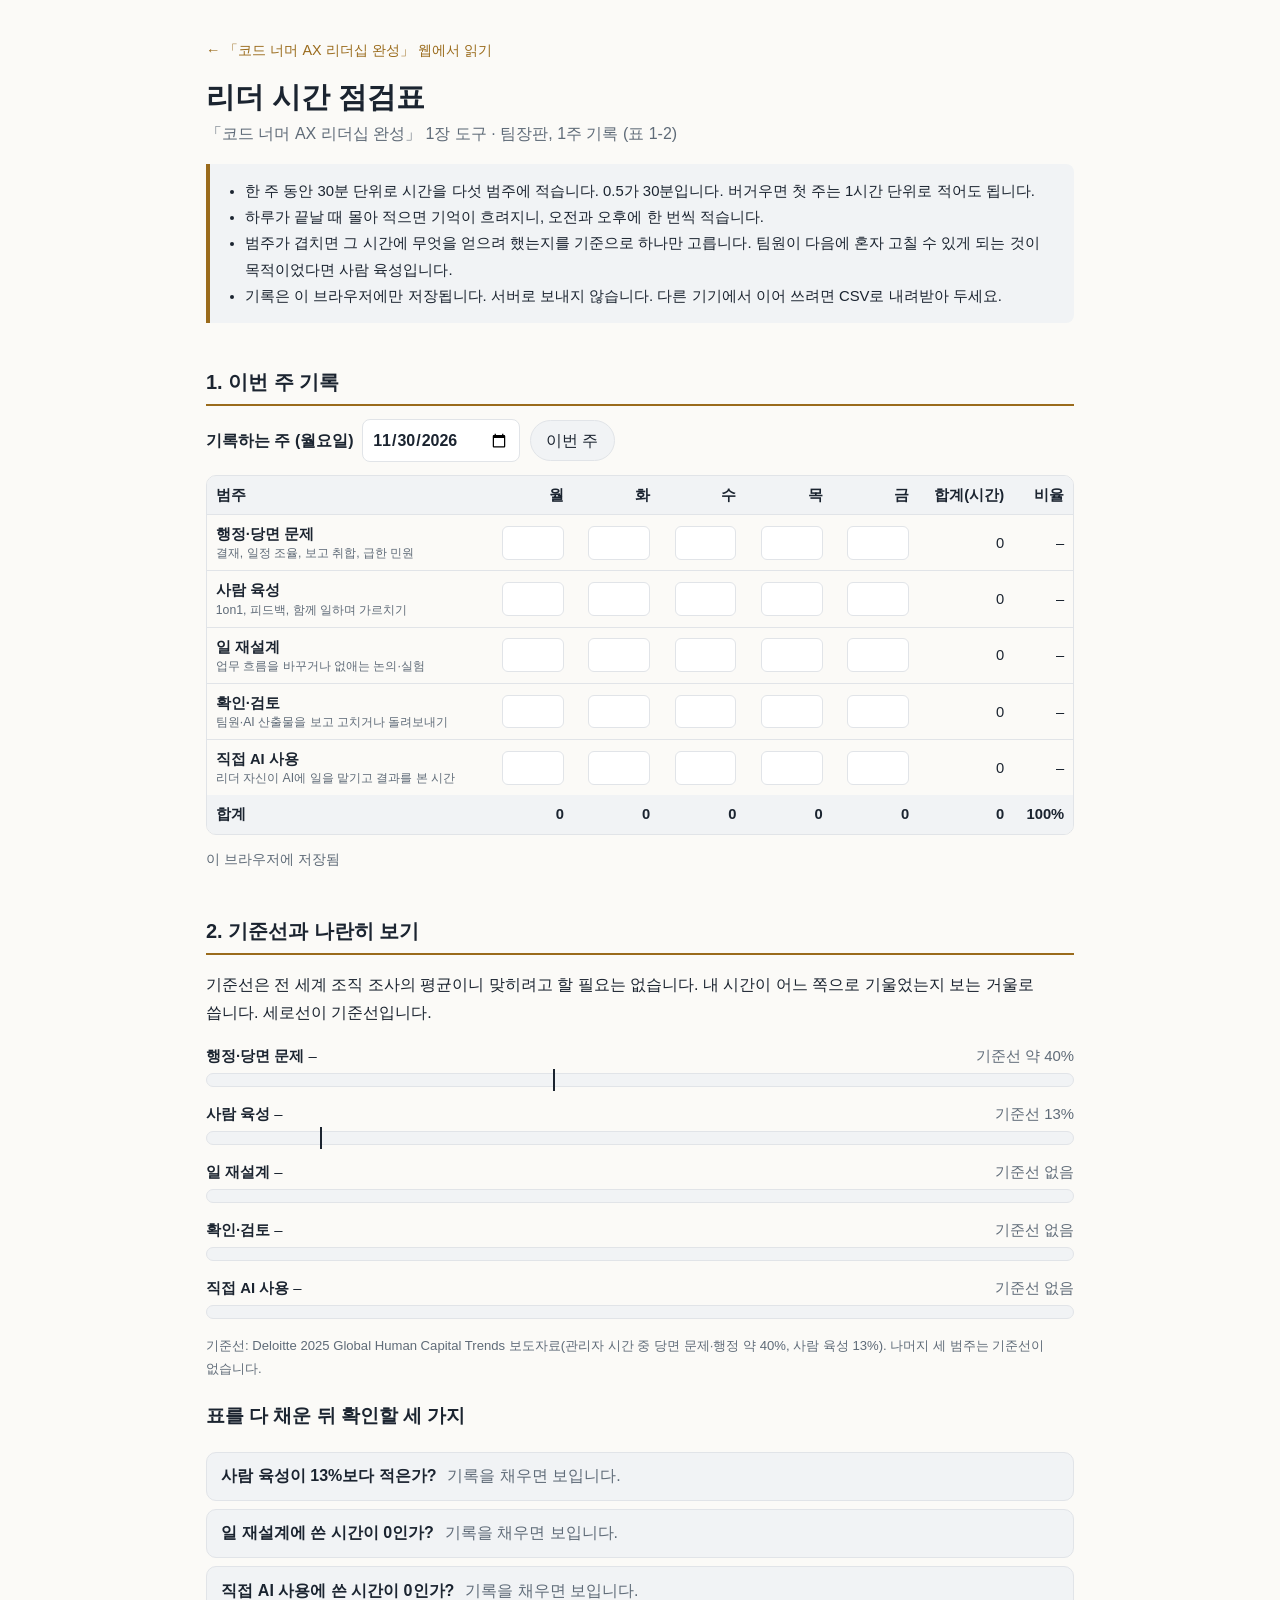
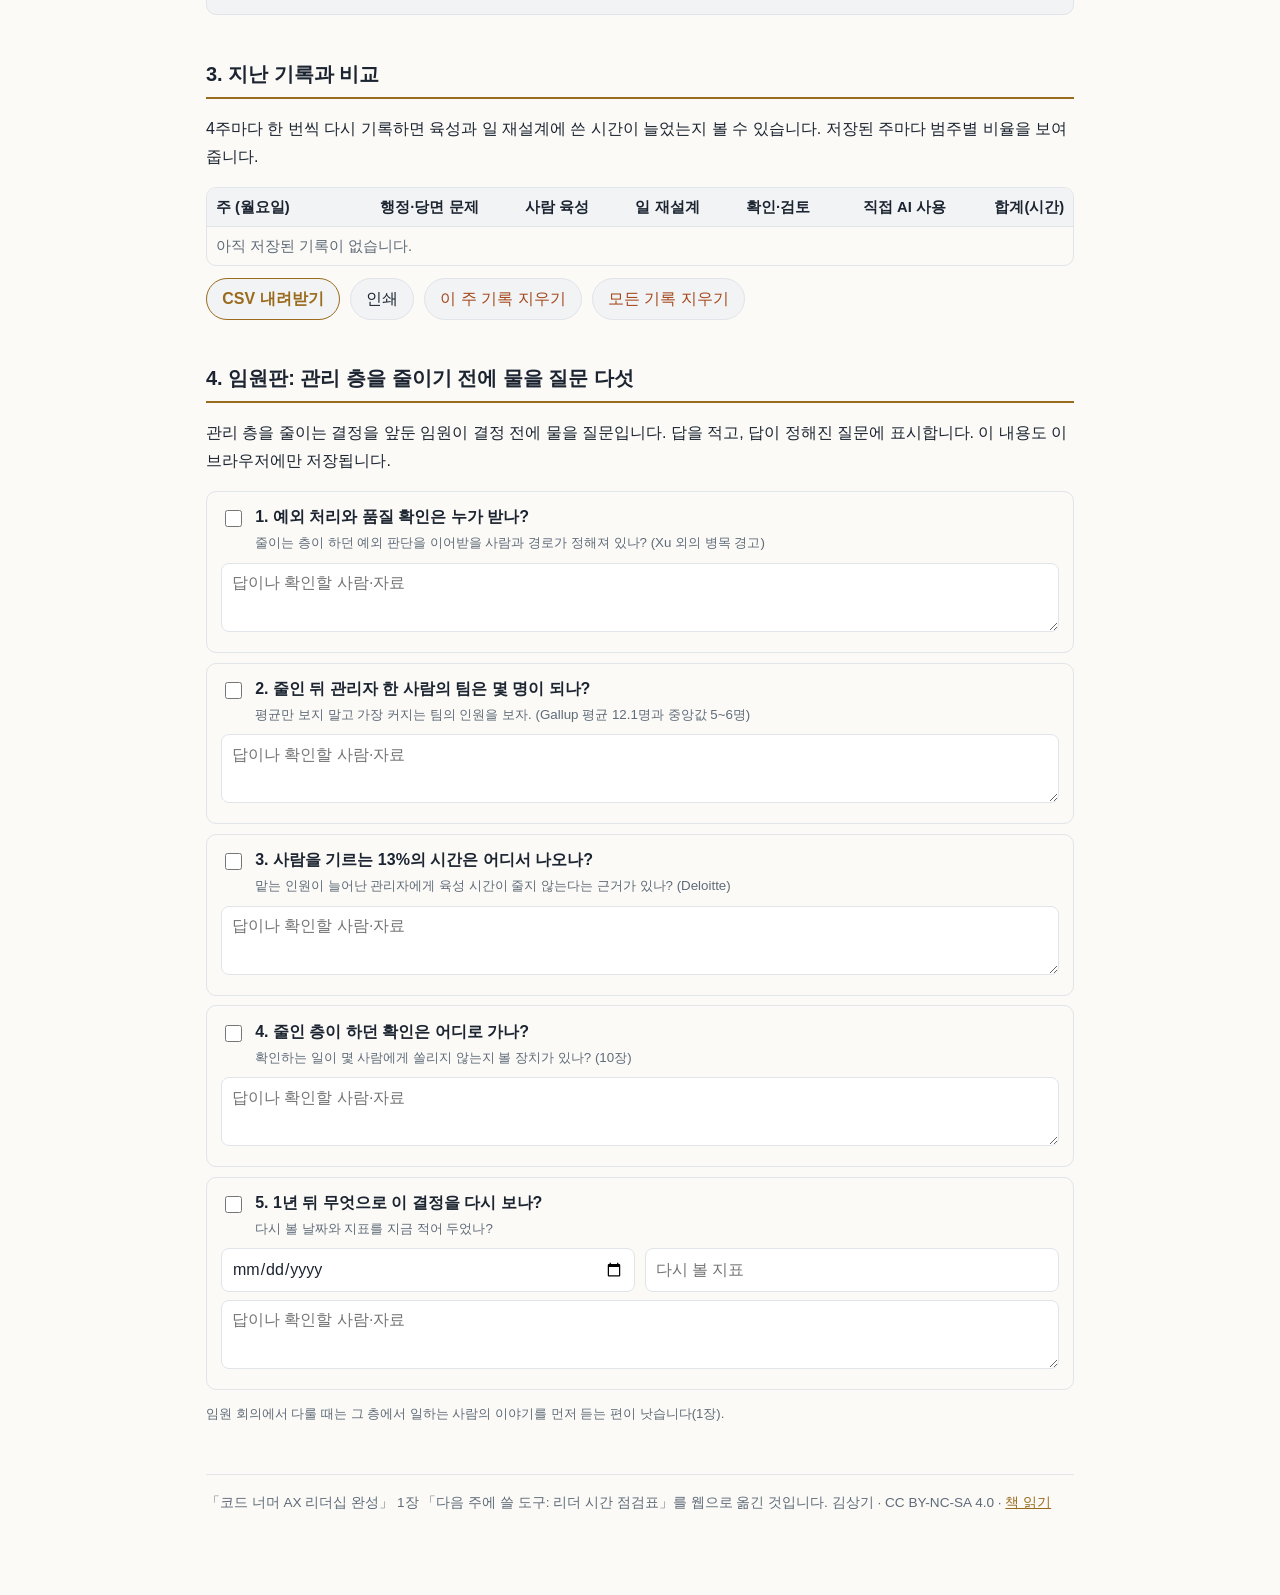
<file: check/index.html>
<!doctype html>
<html lang="ko">
<head>
<meta charset="utf-8">
<meta name="viewport" content="width=device-width, initial-scale=1">
<title>리더 시간 점검표</title>
<meta name="description" content="「코드 너머 AX 리더십 완성」 1장 도구. 한 주 동안 30분 단위로 시간을 다섯 범주에 적고, 범주별 비율을 기준선과 나란히 본다. 기록은 이 브라우저에만 저장된다.">
<style>
:root{--bg:#fbfaf7;--text:#1b2430;--muted:#5f6b78;--line:#e1e4e8;--accent:#9a6b1c;--panel:#f1f3f5;--field:#ffffff;--warn:#a5481c;--ok:#2f6b3a;--bar:#c9a25a;--base:#1b2430}
@media (prefers-color-scheme:dark){:root:not([data-theme="light"]){--bg:#111a24;--text:#e8ecf0;--muted:#9aa6b2;--line:#2c3a4a;--accent:#e3b35a;--panel:#18232f;--field:#0d151e;--warn:#f0a070;--ok:#8fd19e;--bar:#b98d3e;--base:#e8ecf0}}
:root[data-theme="dark"]{--bg:#111a24;--text:#e8ecf0;--muted:#9aa6b2;--line:#2c3a4a;--accent:#e3b35a;--panel:#18232f;--field:#0d151e;--warn:#f0a070;--ok:#8fd19e;--bar:#b98d3e;--base:#e8ecf0}
*{box-sizing:border-box}
html{-webkit-text-size-adjust:100%}
body{background:var(--bg);color:var(--text);margin:0 auto;max-width:900px;padding:24px 16px 80px;font-family:'Pretendard','Apple SD Gothic Neo','Noto Sans KR',sans-serif;font-size:16px;line-height:1.75;word-break:keep-all;overflow-wrap:anywhere}
a{color:var(--accent)}
.top{font-size:.9rem;color:var(--muted)} .top a{text-decoration:none}
h1{font-size:1.8rem;margin:.6rem 0 .2rem;line-height:1.35}
h2{font-size:1.25rem;margin:2.6rem 0 .6rem;padding-bottom:.3rem;border-bottom:2px solid var(--accent)}
.lead{color:var(--muted);margin:.2rem 0 1rem}
.note{background:var(--panel);border-left:4px solid var(--accent);padding:.7rem 1rem;border-radius:0 8px 8px 0;font-size:.93rem;margin:1rem 0}
.note ul{margin:.2rem 0;padding-left:1.2rem}
.row{display:flex;flex-wrap:wrap;gap:10px;align-items:center;margin:.8rem 0}
label.inl{display:flex;gap:8px;align-items:center;font-weight:600}
input,select,textarea,button{font:inherit;color:var(--text)}
input[type=date],select,textarea,input[type=text]{background:var(--field);border:1px solid var(--line);border-radius:8px;padding:.35rem .6rem}
button{background:var(--panel);border:1px solid var(--line);border-radius:999px;padding:.35rem .95rem;cursor:pointer}
button.pri{border-color:var(--accent);color:var(--accent);font-weight:700}
button.danger{color:var(--warn)}
button:focus-visible,input:focus-visible,select:focus-visible,textarea:focus-visible{outline:2px solid var(--accent);outline-offset:2px}
.tbl{overflow-x:auto;border:1px solid var(--line);border-radius:10px;margin:.8rem 0}
table{border-collapse:collapse;width:100%;font-size:.92rem;line-height:1.5}
th,td{border-bottom:1px solid var(--line);padding:.5rem .55rem;text-align:left;vertical-align:middle}
th{background:var(--panel);font-weight:700;white-space:nowrap}
tr:last-child td{border-bottom:0}
#grid td.cat,#grid th:first-child,#grid tfoot td:first-child{position:sticky;left:0;z-index:1;background:var(--bg);box-shadow:1px 0 0 var(--line)}
#grid th:first-child,#grid tfoot td:first-child{background:var(--panel)}
#hist td:first-child{white-space:nowrap}
td.cat{min-width:8.5em} td.cat b{display:block} td.cat small{color:var(--muted);display:block;line-height:1.4}
td.num,th.num{text-align:right;white-space:nowrap;font-variant-numeric:tabular-nums}
input.h{width:4.2em;background:var(--field);border:1px solid var(--line);border-radius:6px;padding:.3rem .35rem;text-align:right;font-variant-numeric:tabular-nums}
tfoot td{font-weight:700;background:var(--panel)}
.bars{display:grid;gap:14px;margin:1rem 0}
.bar .lbl{display:flex;justify-content:space-between;gap:8px;font-size:.93rem}
.bar .lbl span:last-child{color:var(--muted);white-space:nowrap}
.track{position:relative;height:14px;background:var(--panel);border:1px solid var(--line);border-radius:999px;overflow:visible;margin-top:4px}
.fill{position:absolute;left:0;top:0;bottom:0;background:var(--bar);border-radius:999px}
.mark{position:absolute;top:-5px;bottom:-5px;width:2px;background:var(--base)}
.checks{list-style:none;padding:0;margin:.6rem 0;display:grid;gap:8px}
.checks li{border:1px solid var(--line);border-radius:10px;padding:.6rem .9rem;background:var(--panel)}
.checks li b{margin-right:.4rem}
.yes{color:var(--warn)} .no{color:var(--ok)} .na{color:var(--muted)}
.src{font-size:.82rem;color:var(--muted)}
.q{border:1px solid var(--line);border-radius:10px;padding:.7rem .9rem;margin:.6rem 0}
.q label{display:flex;gap:10px;align-items:flex-start;font-weight:600}
.q input[type=checkbox]{margin-top:.45rem;width:1.05rem;height:1.05rem;flex:none}
.q small{display:block;color:var(--muted);font-weight:400}
.q textarea{width:100%;margin-top:.5rem;min-height:3.2em}
.grid2{display:grid;grid-template-columns:1fr 1fr;gap:10px;margin-top:.5rem}
.grid2 input{width:100%}
@media (max-width:560px){.grid2{grid-template-columns:1fr} h1{font-size:1.5rem}}
footer{margin-top:3rem;color:var(--muted);font-size:.85rem;border-top:1px solid var(--line);padding-top:1rem}
.status{font-size:.85rem;color:var(--muted);min-height:1.3em}
@media print{
  body{max-width:none;padding:0;font-size:12px;background:#fff;color:#000}
  .noprint,button,.top{display:none!important}
  input.h{border:0;width:3em}
  h2{break-after:avoid} .tbl,.bars,.checks{break-inside:avoid}
}
</style>
</head>
<body>
<p class="top noprint"><a href="../">← 「코드 너머 AX 리더십 완성」 웹에서 읽기</a></p>
<h1>리더 시간 점검표</h1>
<p class="lead">「코드 너머 AX 리더십 완성」 1장 도구 · 팀장판, 1주 기록 (표 1-2)</p>

<div class="note">
<ul>
<li>한 주 동안 30분 단위로 시간을 다섯 범주에 적습니다. 0.5가 30분입니다. 버거우면 첫 주는 1시간 단위로 적어도 됩니다.</li>
<li>하루가 끝날 때 몰아 적으면 기억이 흐려지니, 오전과 오후에 한 번씩 적습니다.</li>
<li>범주가 겹치면 그 시간에 무엇을 얻으려 했는지를 기준으로 하나만 고릅니다. 팀원이 다음에 혼자 고칠 수 있게 되는 것이 목적이었다면 사람 육성입니다.</li>
<li>기록은 이 브라우저에만 저장됩니다. 서버로 보내지 않습니다. 다른 기기에서 이어 쓰려면 CSV로 내려받아 두세요.</li>
</ul>
</div>

<h2>1. 이번 주 기록</h2>
<div class="row noprint">
  <label class="inl">기록하는 주 (월요일) <input type="date" id="week"></label>
  <button type="button" id="thisWeek">이번 주</button>
</div>
<div class="tbl"><table id="grid">
  <thead><tr><th>범주</th><th class="num">월</th><th class="num">화</th><th class="num">수</th><th class="num">목</th><th class="num">금</th><th class="num">합계(시간)</th><th class="num">비율</th></tr></thead>
  <tbody></tbody>
  <tfoot><tr><td>합계</td><td class="num" data-d="0"></td><td class="num" data-d="1"></td><td class="num" data-d="2"></td><td class="num" data-d="3"></td><td class="num" data-d="4"></td><td class="num" id="sumAll"></td><td class="num">100%</td></tr></tfoot>
</table></div>
<p class="status" id="status" role="status" aria-live="polite"></p>

<h2>2. 기준선과 나란히 보기</h2>
<p>기준선은 전 세계 조직 조사의 평균이니 맞히려고 할 필요는 없습니다. 내 시간이 어느 쪽으로 기울었는지 보는 거울로 씁니다. 세로선이 기준선입니다.</p>
<div class="bars" id="bars"></div>
<p class="src">기준선: Deloitte 2025 Global Human Capital Trends 보도자료(관리자 시간 중 당면 문제·행정 약 40%, 사람 육성 13%). 나머지 세 범주는 기준선이 없습니다.</p>

<h3>표를 다 채운 뒤 확인할 세 가지</h3>
<ul class="checks" id="checks"></ul>

<h2>3. 지난 기록과 비교</h2>
<p>4주마다 한 번씩 다시 기록하면 육성과 일 재설계에 쓴 시간이 늘었는지 볼 수 있습니다. 저장된 주마다 범주별 비율을 보여 줍니다.</p>
<div class="tbl"><table id="hist">
  <thead></thead><tbody></tbody>
</table></div>
<div class="row noprint">
  <button type="button" class="pri" id="csv">CSV 내려받기</button>
  <button type="button" id="print">인쇄</button>
  <button type="button" class="danger" id="delWeek">이 주 기록 지우기</button>
  <button type="button" class="danger" id="delAll">모든 기록 지우기</button>
</div>

<h2>4. 임원판: 관리 층을 줄이기 전에 물을 질문 다섯</h2>
<p>관리 층을 줄이는 결정을 앞둔 임원이 결정 전에 물을 질문입니다. 답을 적고, 답이 정해진 질문에 표시합니다. 이 내용도 이 브라우저에만 저장됩니다.</p>
<div id="exec"></div>
<p class="src">임원 회의에서 다룰 때는 그 층에서 일하는 사람의 이야기를 먼저 듣는 편이 낫습니다(1장).</p>

<footer>
「코드 너머 AX 리더십 완성」 1장 「다음 주에 쓸 도구: 리더 시간 점검표」를 웹으로 옮긴 것입니다. 김상기 · CC BY-NC-SA 4.0 · <a href="../">책 읽기</a>
</footer>

<script>
(function(){
const CATS=[
 {k:'admin',n:'행정·당면 문제',d:'결재, 일정 조율, 보고 취합, 급한 민원',base:40,baseTxt:'약 40%'},
 {k:'grow',n:'사람 육성',d:'1on1, 피드백, 함께 일하며 가르치기',base:13,baseTxt:'13%'},
 {k:'redesign',n:'일 재설계',d:'업무 흐름을 바꾸거나 없애는 논의·실험',base:null},
 {k:'review',n:'확인·검토',d:'팀원·AI 산출물을 보고 고치거나 돌려보내기',base:null},
 {k:'ai',n:'직접 AI 사용',d:'리더 자신이 AI에 일을 맡기고 결과를 본 시간',base:null}
];
const QS=[
 ['예외 처리와 품질 확인은 누가 받나?','줄이는 층이 하던 예외 판단을 이어받을 사람과 경로가 정해져 있나? (Xu 외의 병목 경고)'],
 ['줄인 뒤 관리자 한 사람의 팀은 몇 명이 되나?','평균만 보지 말고 가장 커지는 팀의 인원을 보자. (Gallup 평균 12.1명과 중앙값 5~6명)'],
 ['사람을 기르는 13%의 시간은 어디서 나오나?','맡는 인원이 늘어난 관리자에게 육성 시간이 줄지 않는다는 근거가 있나? (Deloitte)'],
 ['줄인 층이 하던 확인은 어디로 가나?','확인하는 일이 몇 사람에게 쏠리지 않는지 볼 장치가 있나? (10장)'],
 ['1년 뒤 무엇으로 이 결정을 다시 보나?','다시 볼 날짜와 지표를 지금 적어 두었나?']
];
const KEY='leader-timecheck-v1';
let store=load();
function load(){try{const v=JSON.parse(localStorage.getItem(KEY)||'null');if(v&&v.weeks)return v}catch(e){}return {weeks:{},exec:{done:[],notes:[],date:'',metric:''}}}
let saveOk=true;
function save(){try{localStorage.setItem(KEY,JSON.stringify(store));saveOk=true}catch(e){saveOk=false}status()}
const $=id=>document.getElementById(id);
const fmt=x=>(Math.round(x*10)/10).toString();
function monday(d){const x=new Date(d.getFullYear(),d.getMonth(),d.getDate());const w=(x.getDay()+6)%7;x.setDate(x.getDate()-w);return iso(x)}
function iso(x){return x.getFullYear()+'-'+String(x.getMonth()+1).padStart(2,'0')+'-'+String(x.getDate()).padStart(2,'0')}
let cur=monday(new Date());
function wk(){return store.weeks[cur]||null}
function ensure(){if(!store.weeks[cur]){store.weeks[cur]={};CATS.forEach(c=>store.weeks[cur][c.k]=[0,0,0,0,0])}return store.weeks[cur]}
function totals(w){const t={};let all=0;CATS.forEach(c=>{const s=(w&&w[c.k]||[]).reduce((a,b)=>a+(+b||0),0);t[c.k]=s;all+=s});t.all=all;return t}

// grid
const tb=$('grid').querySelector('tbody');
CATS.forEach(c=>{
  const tr=document.createElement('tr');
  let h=`<td class="cat"><b>${c.n}</b><small>${c.d}</small></td>`;
  for(let d=0;d<5;d++)h+=`<td class="num"><input class="h" type="number" inputmode="decimal" min="0" max="24" step="0.5" data-k="${c.k}" data-d="${d}" aria-label="${c.n} ${'월화수목금'[d]}요일 시간"></td>`;
  h+=`<td class="num" data-t="${c.k}"></td><td class="num" data-r="${c.k}"></td>`;
  tr.innerHTML=h;tb.appendChild(tr);
});
tb.addEventListener('input',e=>{
  const i=e.target;if(!i.classList.contains('h'))return;
  let v=parseFloat(i.value);if(!(v>=0))v=0;if(v>24)v=24;
  ensure()[i.dataset.k][+i.dataset.d]=v;save();render(false);
});
function fill(){
  const w=wk();
  tb.querySelectorAll('input.h').forEach(i=>{const v=w?w[i.dataset.k][+i.dataset.d]:0;i.value=v?v:''});
}
function render(refill){
  if(refill)fill();
  const w=wk(),t=totals(w);
  CATS.forEach(c=>{
    tb.querySelector(`[data-t="${c.k}"]`).textContent=fmt(t[c.k]);
    tb.querySelector(`[data-r="${c.k}"]`).textContent=t.all?Math.round(t[c.k]/t.all*100)+'%':'–';
  });
  for(let d=0;d<5;d++){let s=0;CATS.forEach(c=>s+=w?(+w[c.k][d]||0):0);$('grid').querySelector(`tfoot [data-d="${d}"]`).textContent=fmt(s)}
  $('sumAll').textContent=fmt(t.all);
  // bars
  $('bars').innerHTML=CATS.map(c=>{
    const r=t.all?t[c.k]/t.all*100:0;
    const mark=c.base!=null?`<span class="mark" style="left:${c.base}%" title="기준선 ${c.baseTxt}"></span>`:'';
    return `<div class="bar"><div class="lbl"><span><b>${c.n}</b> ${t.all?Math.round(r)+'%':'–'}</span><span>기준선 ${c.base!=null?c.baseTxt:'없음'}</span></div><div class="track" role="img" aria-label="${c.n} ${Math.round(r)}%, 기준선 ${c.base!=null?c.baseTxt:'없음'}"><span class="fill" style="width:${Math.min(100,r)}%"></span>${mark}</div></div>`;
  }).join('');
  // checks
  const has=t.all>0, gr=has?t.grow/t.all*100:0;
  const item=(q,yes,yesTxt,noTxt)=>`<li><b>${q}</b> ${!has?'<span class="na">기록을 채우면 보입니다.</span>':yes?`<span class="yes">예.</span> ${yesTxt}`:`<span class="no">아니오.</span> ${noTxt}`}</li>`;
  $('checks').innerHTML=
    item('사람 육성이 13%보다 적은가?',gr<13,`이번 주 ${fmt(gr)}%입니다. 다음 기록에서 육성 시간이 늘었는지 보세요.`,`이번 주 ${fmt(gr)}%입니다.`)+
    item('일 재설계에 쓴 시간이 0인가?',t.redesign===0,'업무 흐름을 바꾸거나 없애는 논의에 쓴 시간이 없었습니다.',`${fmt(t.redesign)}시간을 썼습니다.`)+
    item('직접 AI 사용에 쓴 시간이 0인가?',t.ai===0,'5장의 2주 직접 사용 일지로 넘어갈 이유가 생겼습니다. 이 표는 그 일지의 "맡기기 전 예상" 열과 이어집니다.',`${fmt(t.ai)}시간을 썼습니다. 무엇을 맡겼고 어디서 경계를 느꼈는지 5장 일지에 이어서 적어 보세요.`);
  hist();
}
function hist(){
  const ks=Object.keys(store.weeks).filter(k=>totals(store.weeks[k]).all>0).sort().reverse();
  const th=$('hist').querySelector('thead'),bd=$('hist').querySelector('tbody');
  th.innerHTML=`<tr><th>주 (월요일)</th>${CATS.map(c=>`<th class="num">${c.n}</th>`).join('')}<th class="num">합계(시간)</th></tr>`;
  if(!ks.length){bd.innerHTML=`<tr><td colspan="${CATS.length+2}" class="na">아직 저장된 기록이 없습니다.</td></tr>`;return}
  bd.innerHTML=ks.map((k,i)=>{
    const t=totals(store.weeks[k]),p=ks[i+1]?totals(store.weeks[ks[i+1]]):null;
    return `<tr${k===cur?' style="font-weight:700"':''}><td>${k}</td>${CATS.map(c=>{
      const r=Math.round(t[c.k]/t.all*100);let d='';
      if(p){const pr=Math.round(p[c.k]/p.all*100),df=r-pr;d=` <small class="na">(${df>0?'+':''}${df})</small>`}
      return `<td class="num">${r}%${d}</td>`}).join('')}<td class="num">${fmt(t.all)}</td></tr>`;
  }).join('');
}
function status(){$('status').textContent=saveOk?'이 브라우저에 저장됨':'이 브라우저에서는 저장할 수 없습니다(사생활 보호 창 등). 닫기 전에 CSV로 내려받으세요.'}

// week controls
const wi=$('week');wi.value=cur;
wi.addEventListener('change',()=>{if(!wi.value)return;cur=monday(new Date(wi.value+'T00:00'));wi.value=cur;render(true)});
$('thisWeek').onclick=()=>{cur=monday(new Date());wi.value=cur;render(true)};
$('delWeek').onclick=()=>{if(!wk())return;if(confirm(cur+' 주 기록을 지울까요?')){delete store.weeks[cur];save();render(true)}};
$('delAll').onclick=()=>{if(confirm('이 브라우저에 저장된 모든 주 기록과 임원판 답을 지울까요?')){store={weeks:{},exec:{done:[],notes:[],date:'',metric:''}};save();render(true);execFill()}};
$('print').onclick=()=>window.print();
$('csv').onclick=()=>{
  const rows=[['주(월요일)','범주','월','화','수','목','금','합계(시간)','비율(%)']];
  Object.keys(store.weeks).sort().forEach(k=>{const w=store.weeks[k],t=totals(w);if(!t.all)return;CATS.forEach(c=>rows.push([k,c.n,...w[c.k],fmt(t[c.k]),Math.round(t[c.k]/t.all*100)]))});
  const csv='﻿'+rows.map(r=>r.map(x=>/[",\n]/.test(String(x))?'"'+String(x).replace(/"/g,'""')+'"':x).join(',')).join('\n');
  const a=document.createElement('a');a.href=URL.createObjectURL(new Blob([csv],{type:'text/csv'}));a.download='리더-시간-점검표.csv';document.body.appendChild(a);a.click();a.remove();
};

// exec
const ex=$('exec');
ex.innerHTML=QS.map((q,i)=>`<div class="q"><label><input type="checkbox" data-i="${i}"><span>${i+1}. ${q[0]}<small>${q[1]}</small></span></label>`+
  (i===4?`<div class="grid2"><input type="date" id="exDate" aria-label="다시 볼 날짜"><input type="text" id="exMetric" placeholder="다시 볼 지표" aria-label="다시 볼 지표"></div>`:'')+
  `<textarea data-n="${i}" aria-label="질문 ${i+1} 답" placeholder="답이나 확인할 사람·자료"></textarea></div>`).join('');
function execFill(){const e=store.exec;ex.querySelectorAll('[data-i]').forEach(c=>c.checked=!!e.done[+c.dataset.i]);ex.querySelectorAll('[data-n]').forEach(t=>t.value=e.notes[+t.dataset.n]||'');$('exDate').value=e.date||'';$('exMetric').value=e.metric||''}
ex.addEventListener('input',e=>{const s=store.exec,x=e.target;
  if(x.dataset.i!=null)s.done[+x.dataset.i]=x.checked;
  else if(x.dataset.n!=null)s.notes[+x.dataset.n]=x.value;
  else if(x.id==='exDate')s.date=x.value; else if(x.id==='exMetric')s.metric=x.value;
  save()});
execFill();render(true);status();
})();
</script>
</body>
</html>
</file>
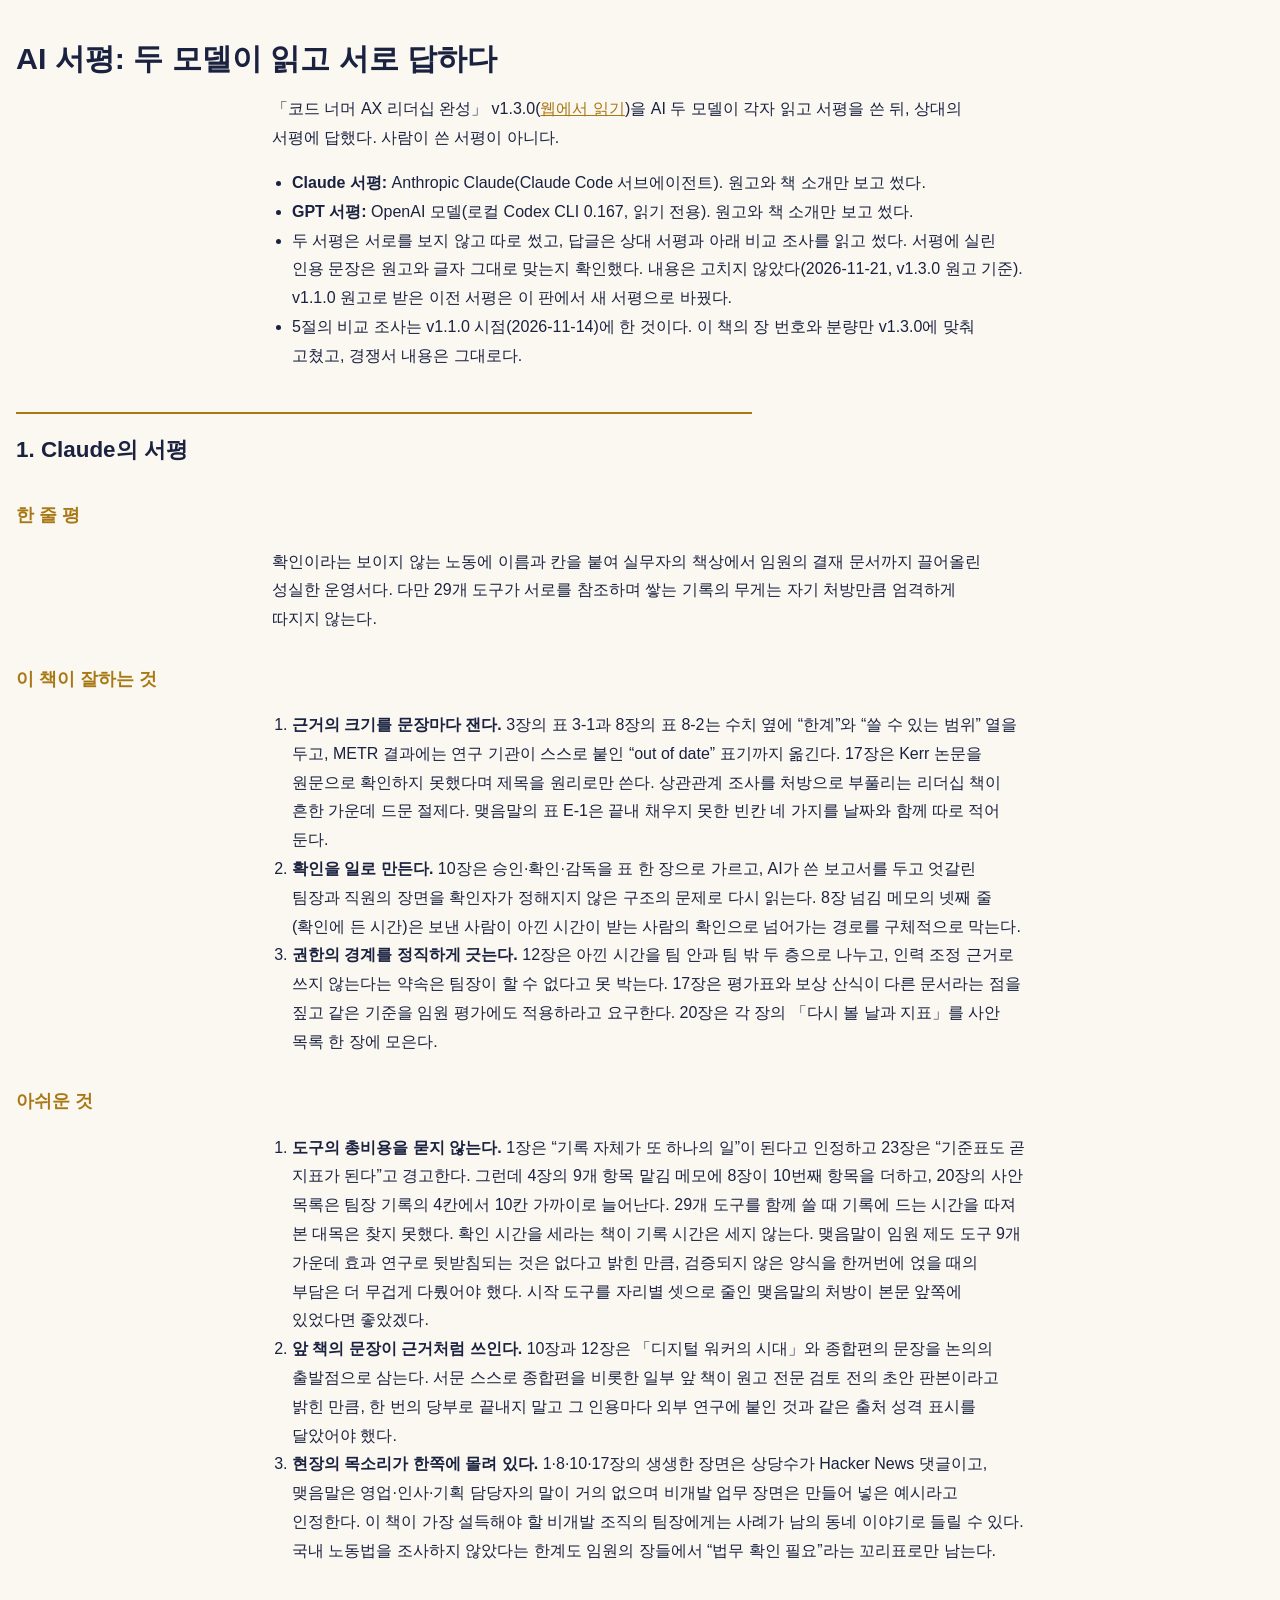
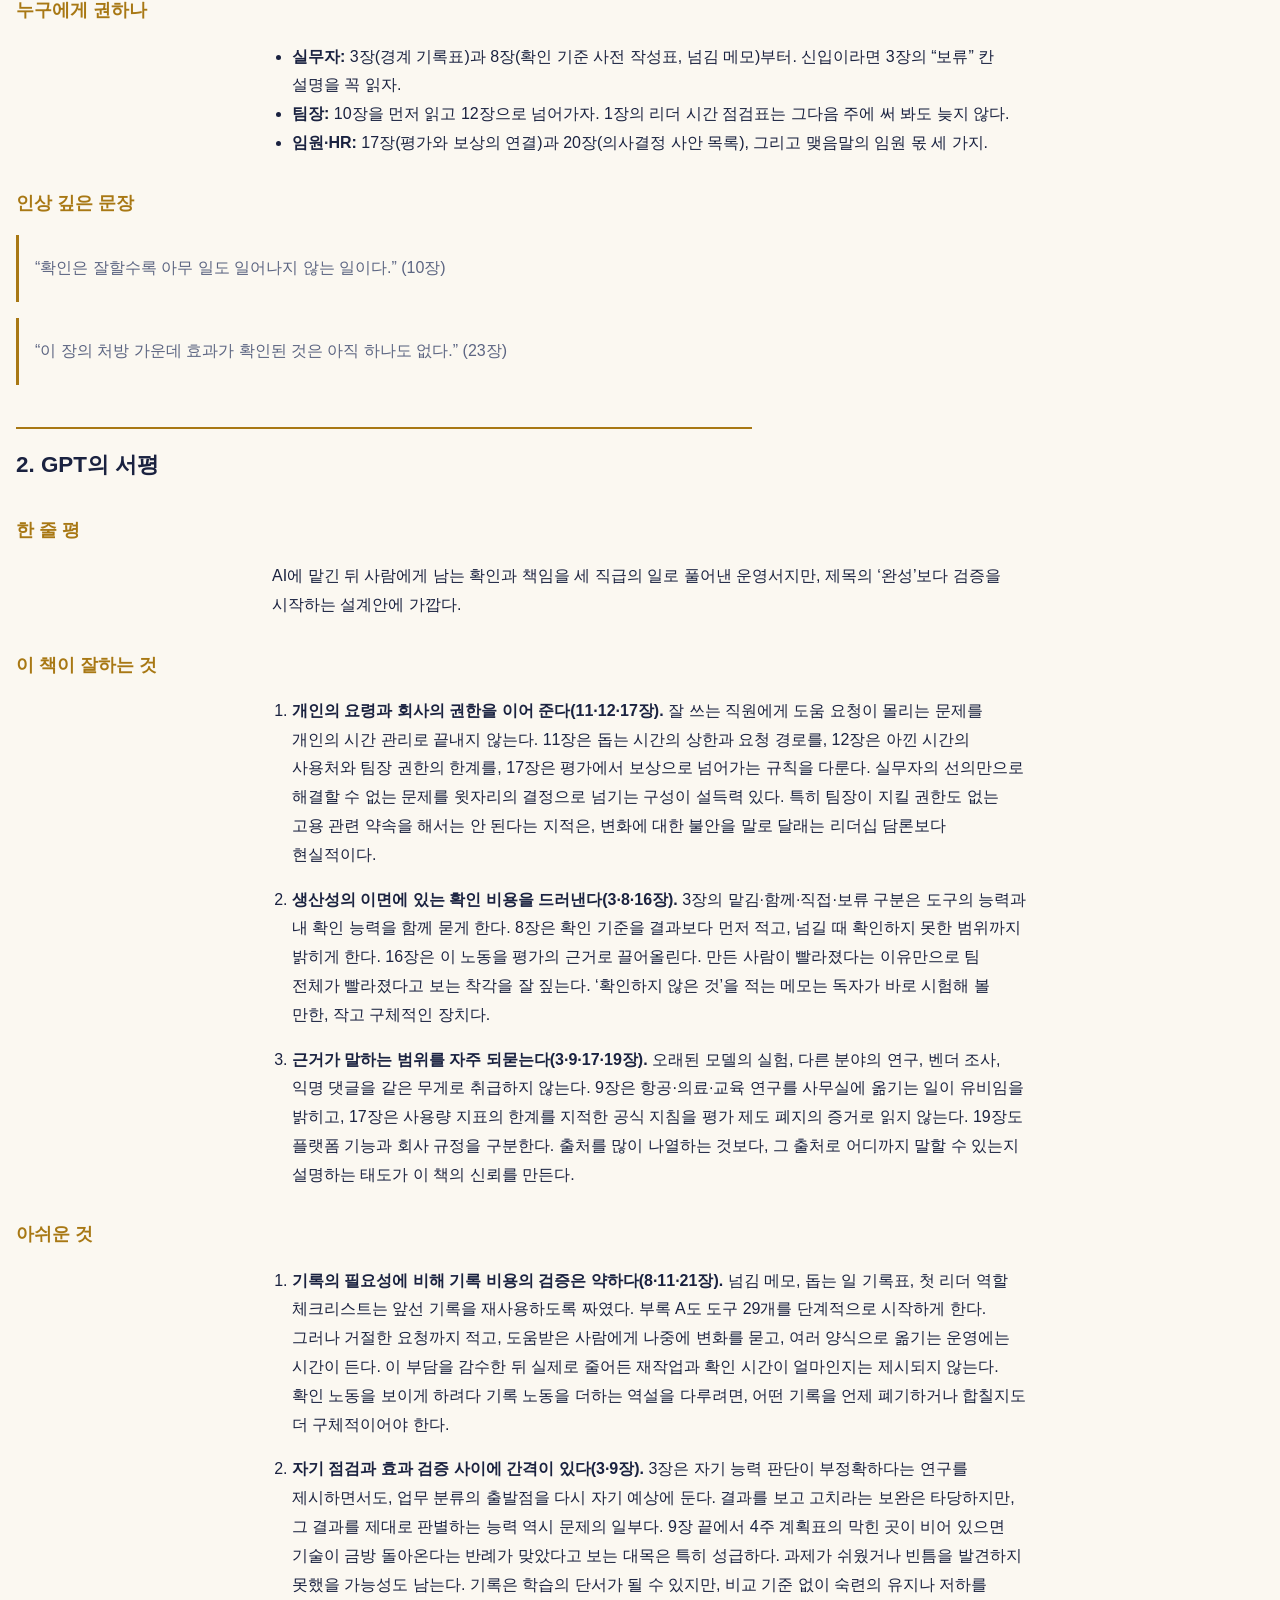
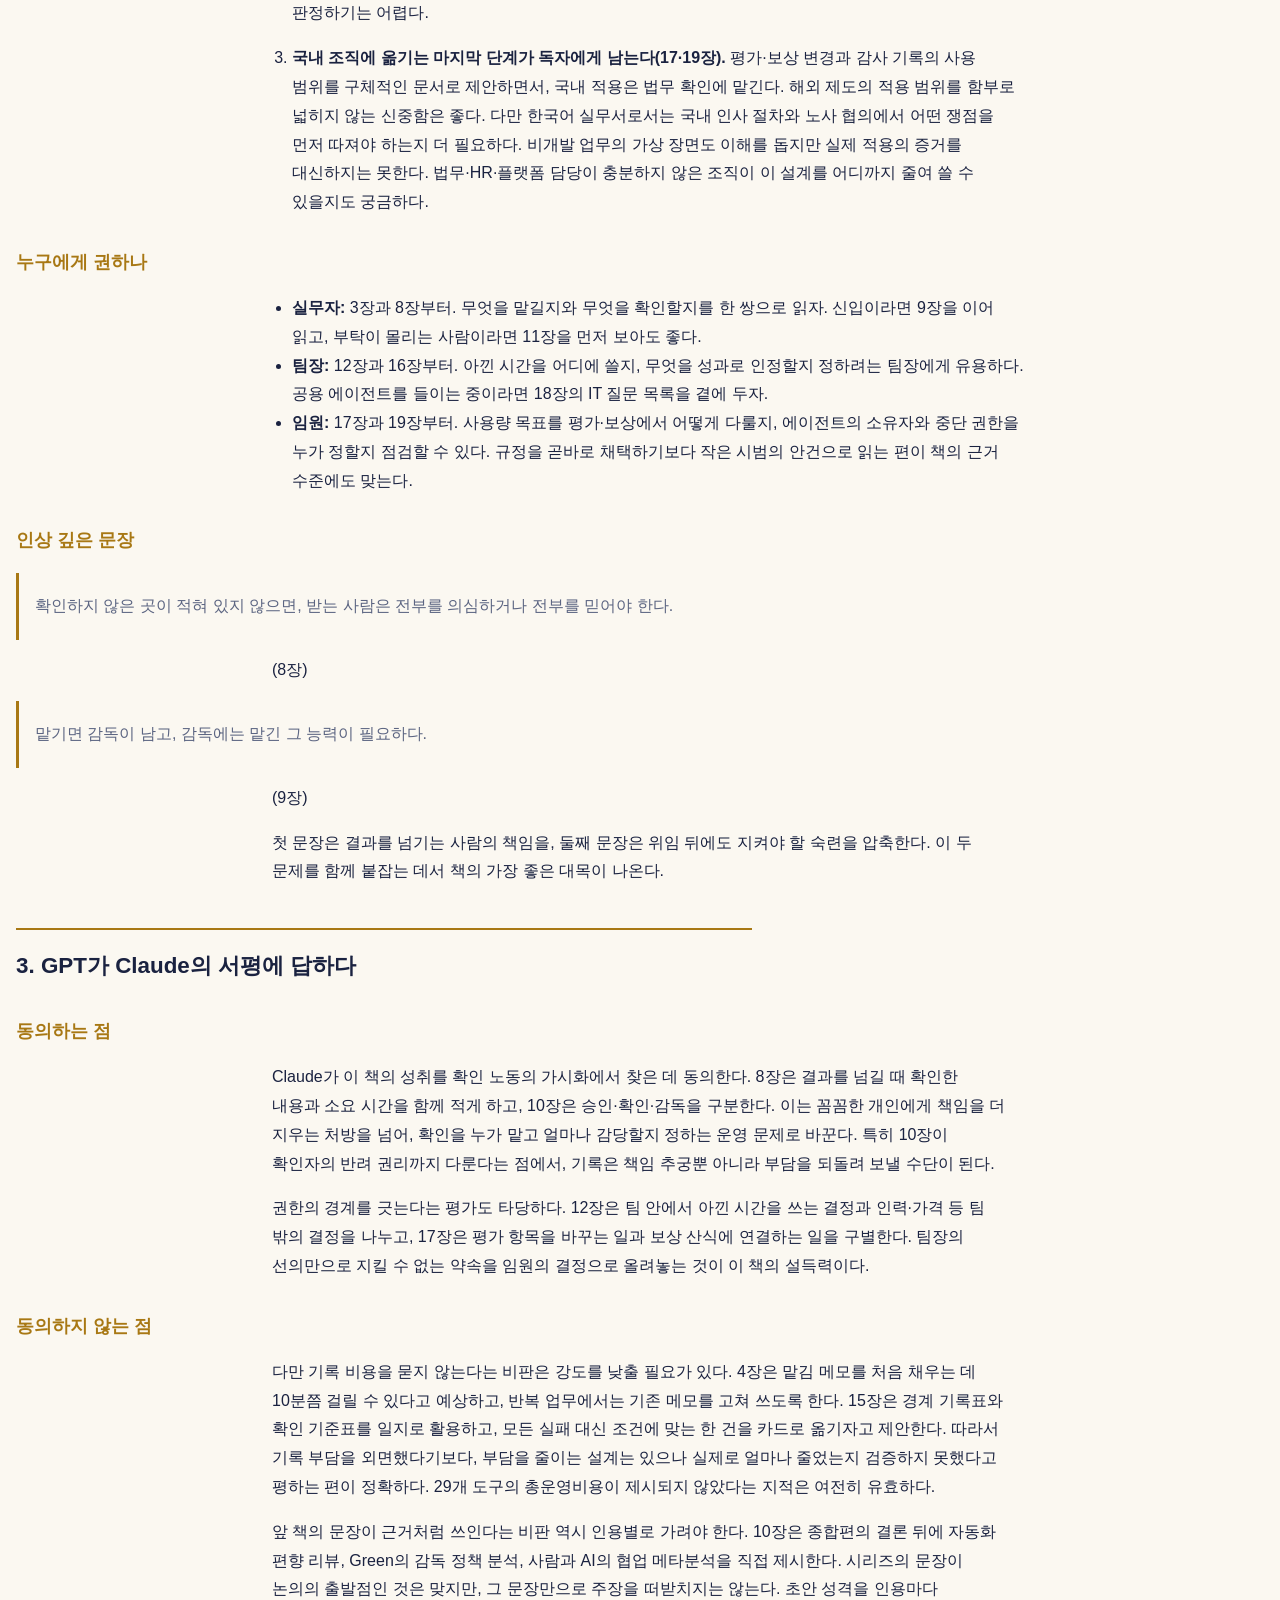
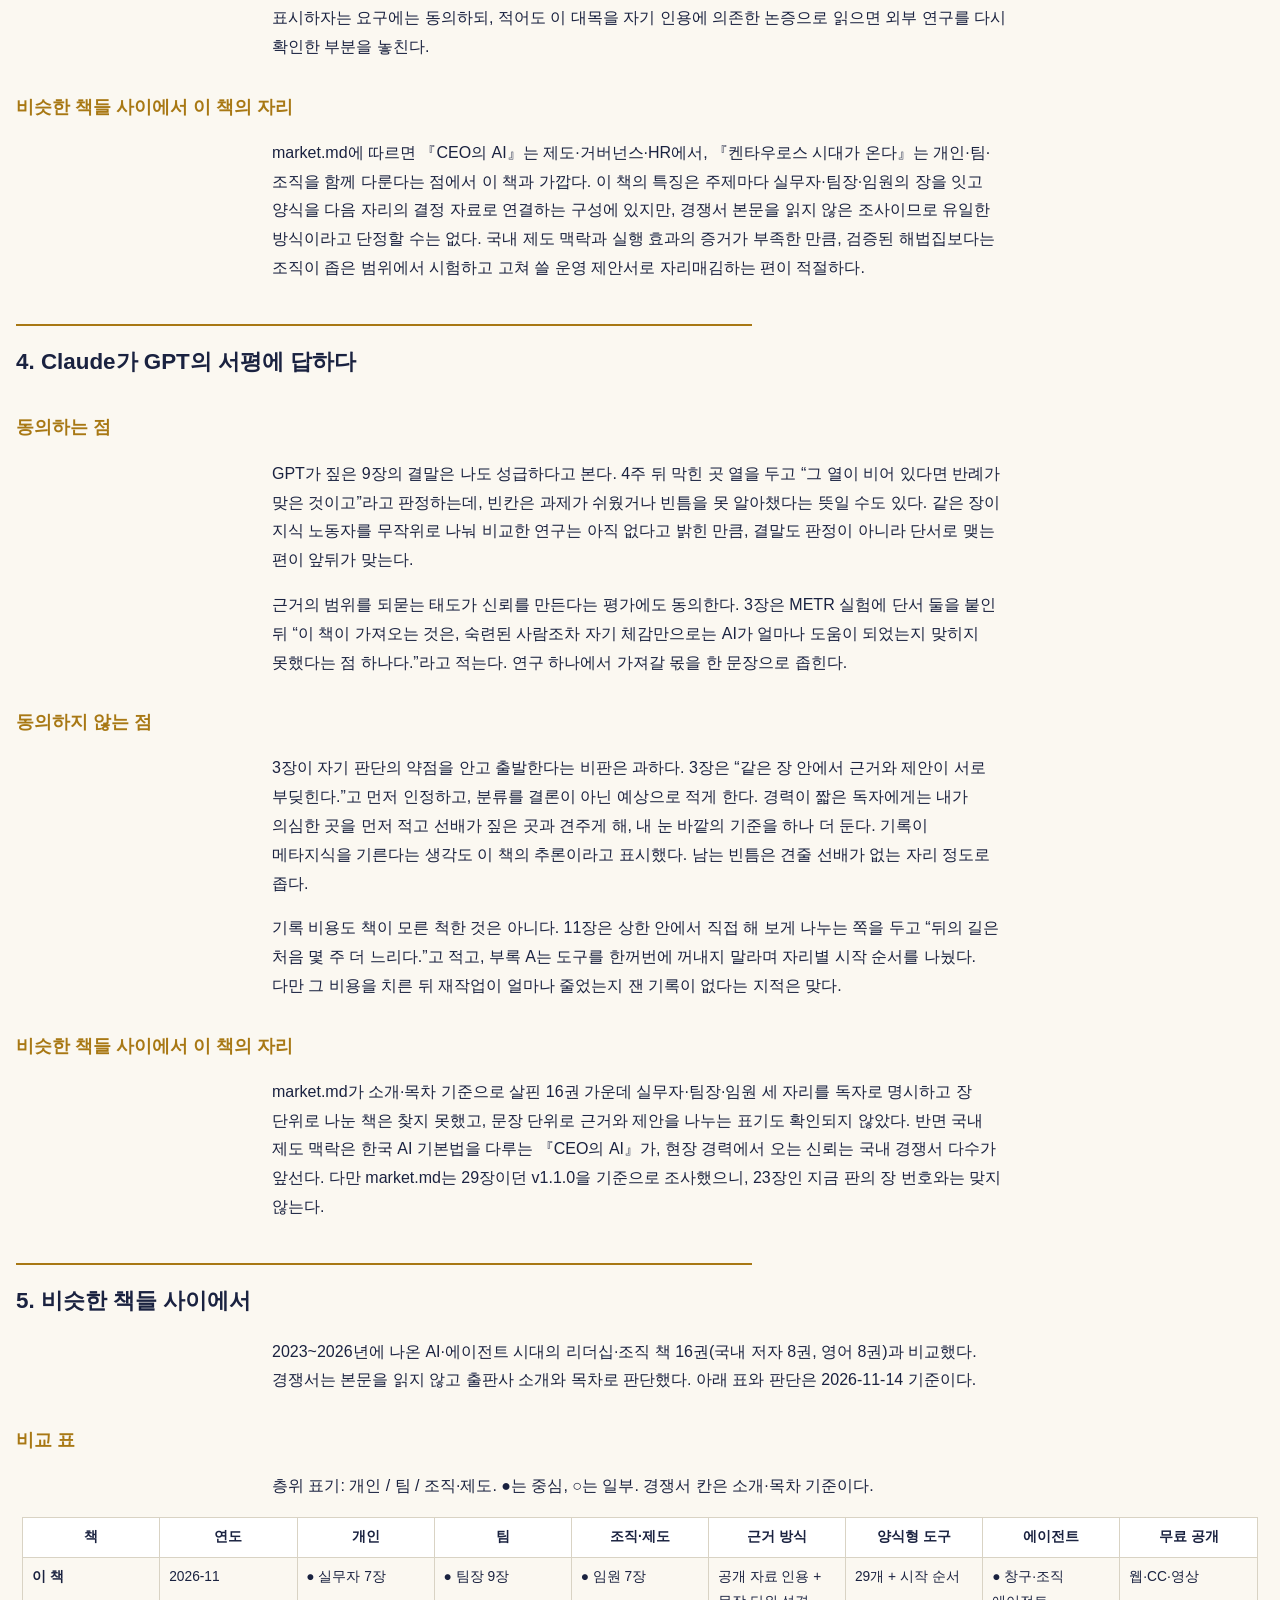
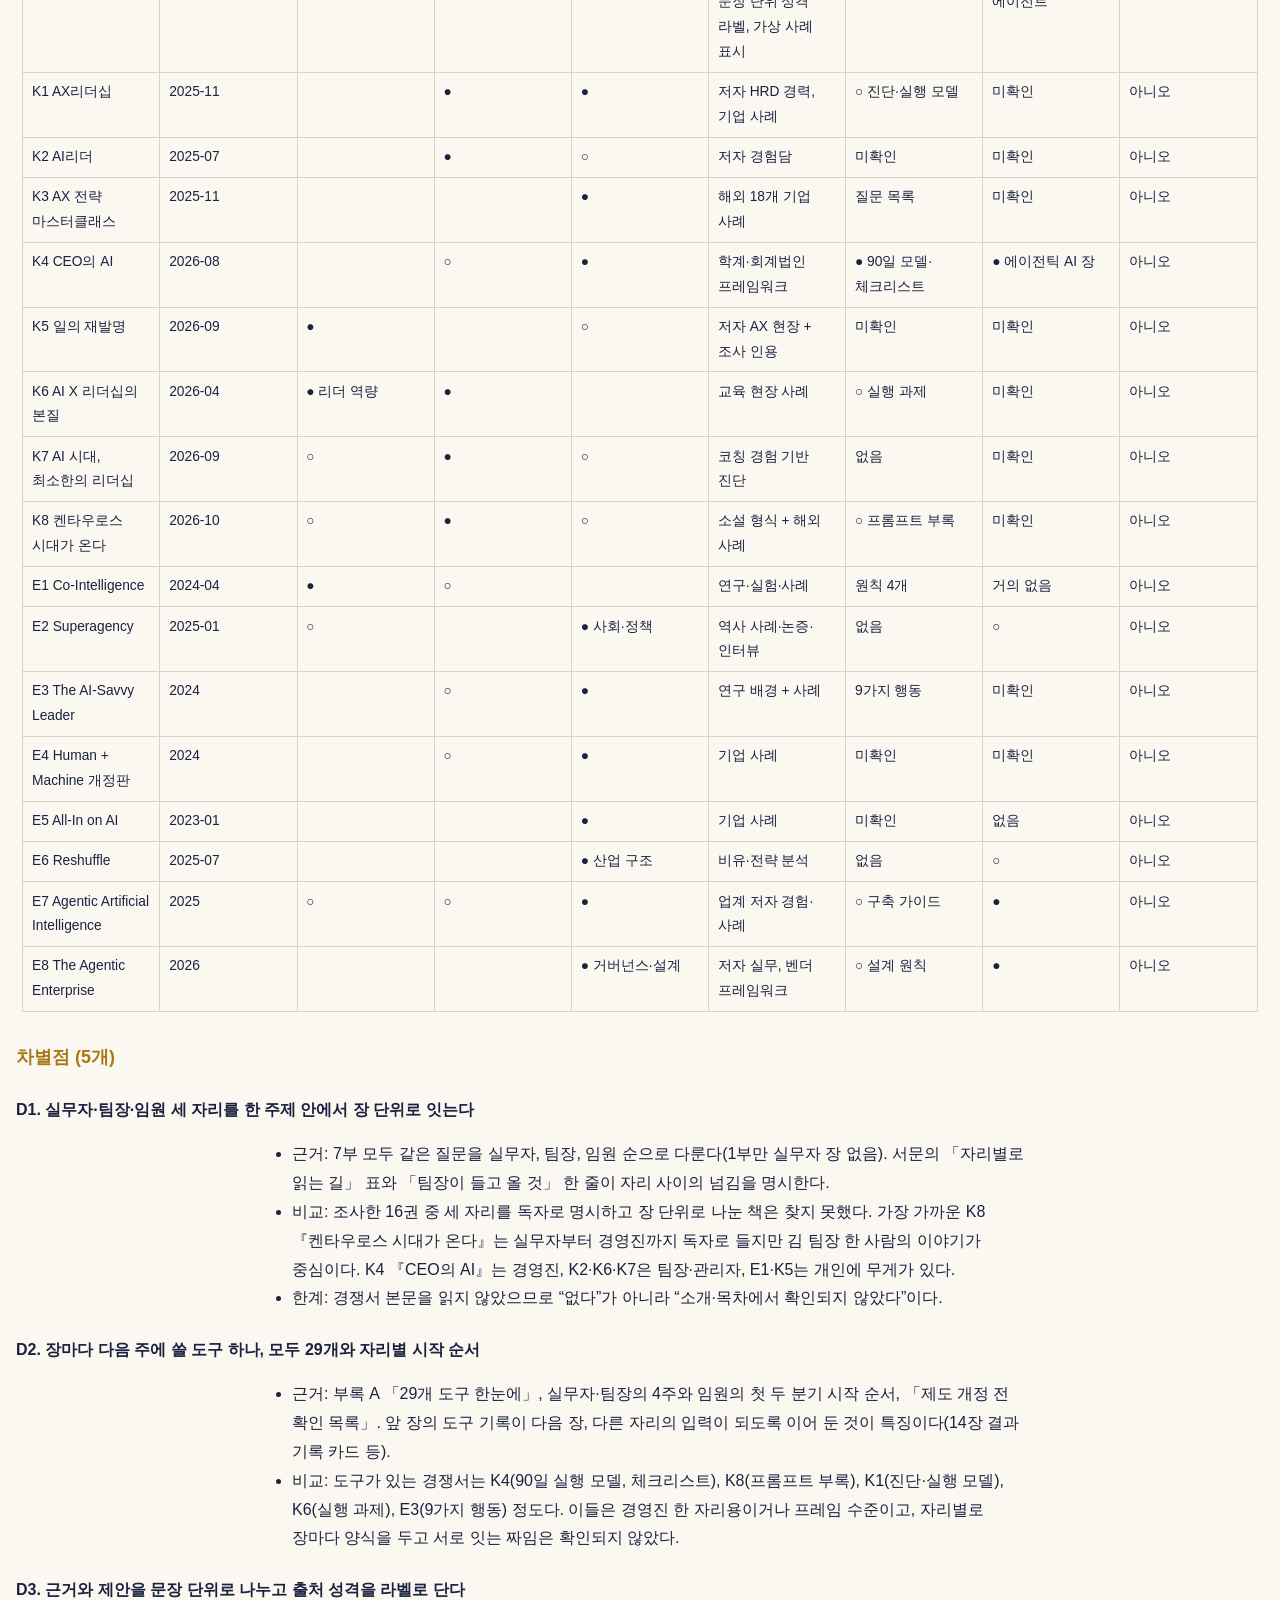
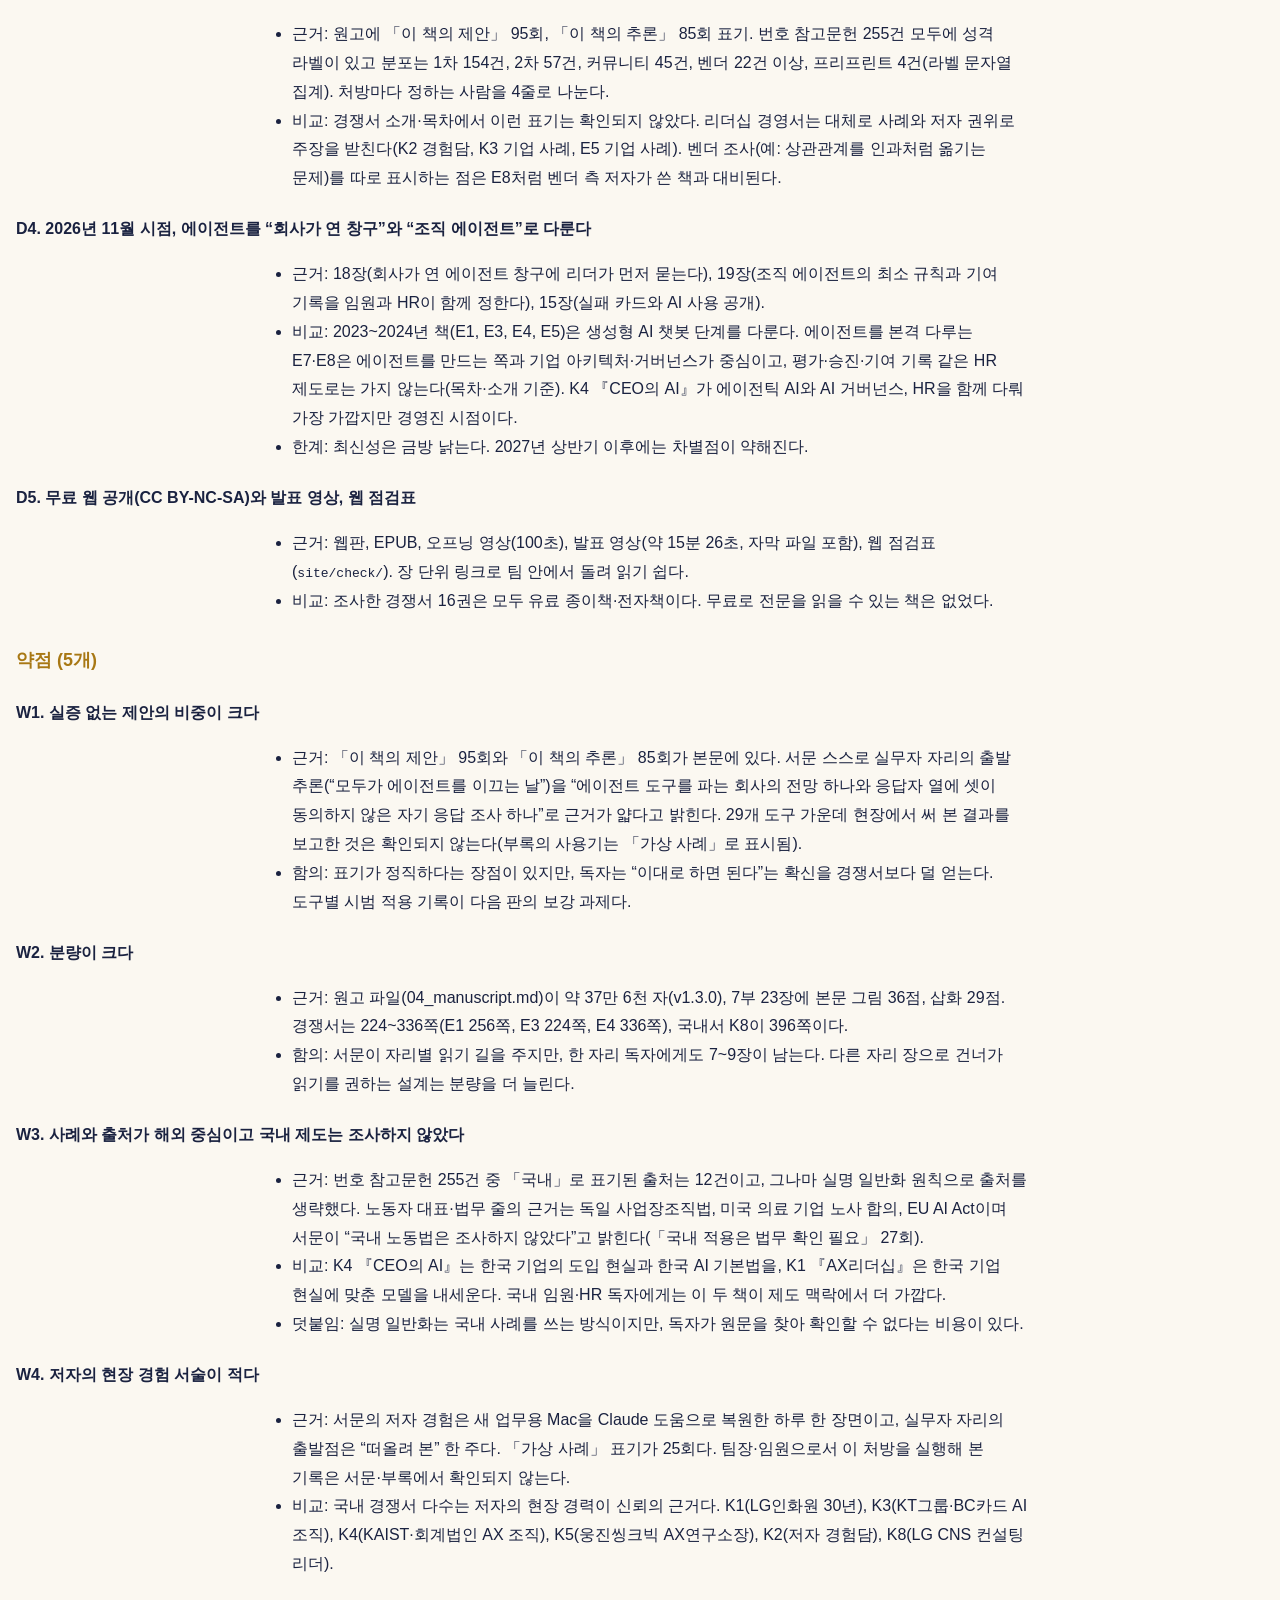
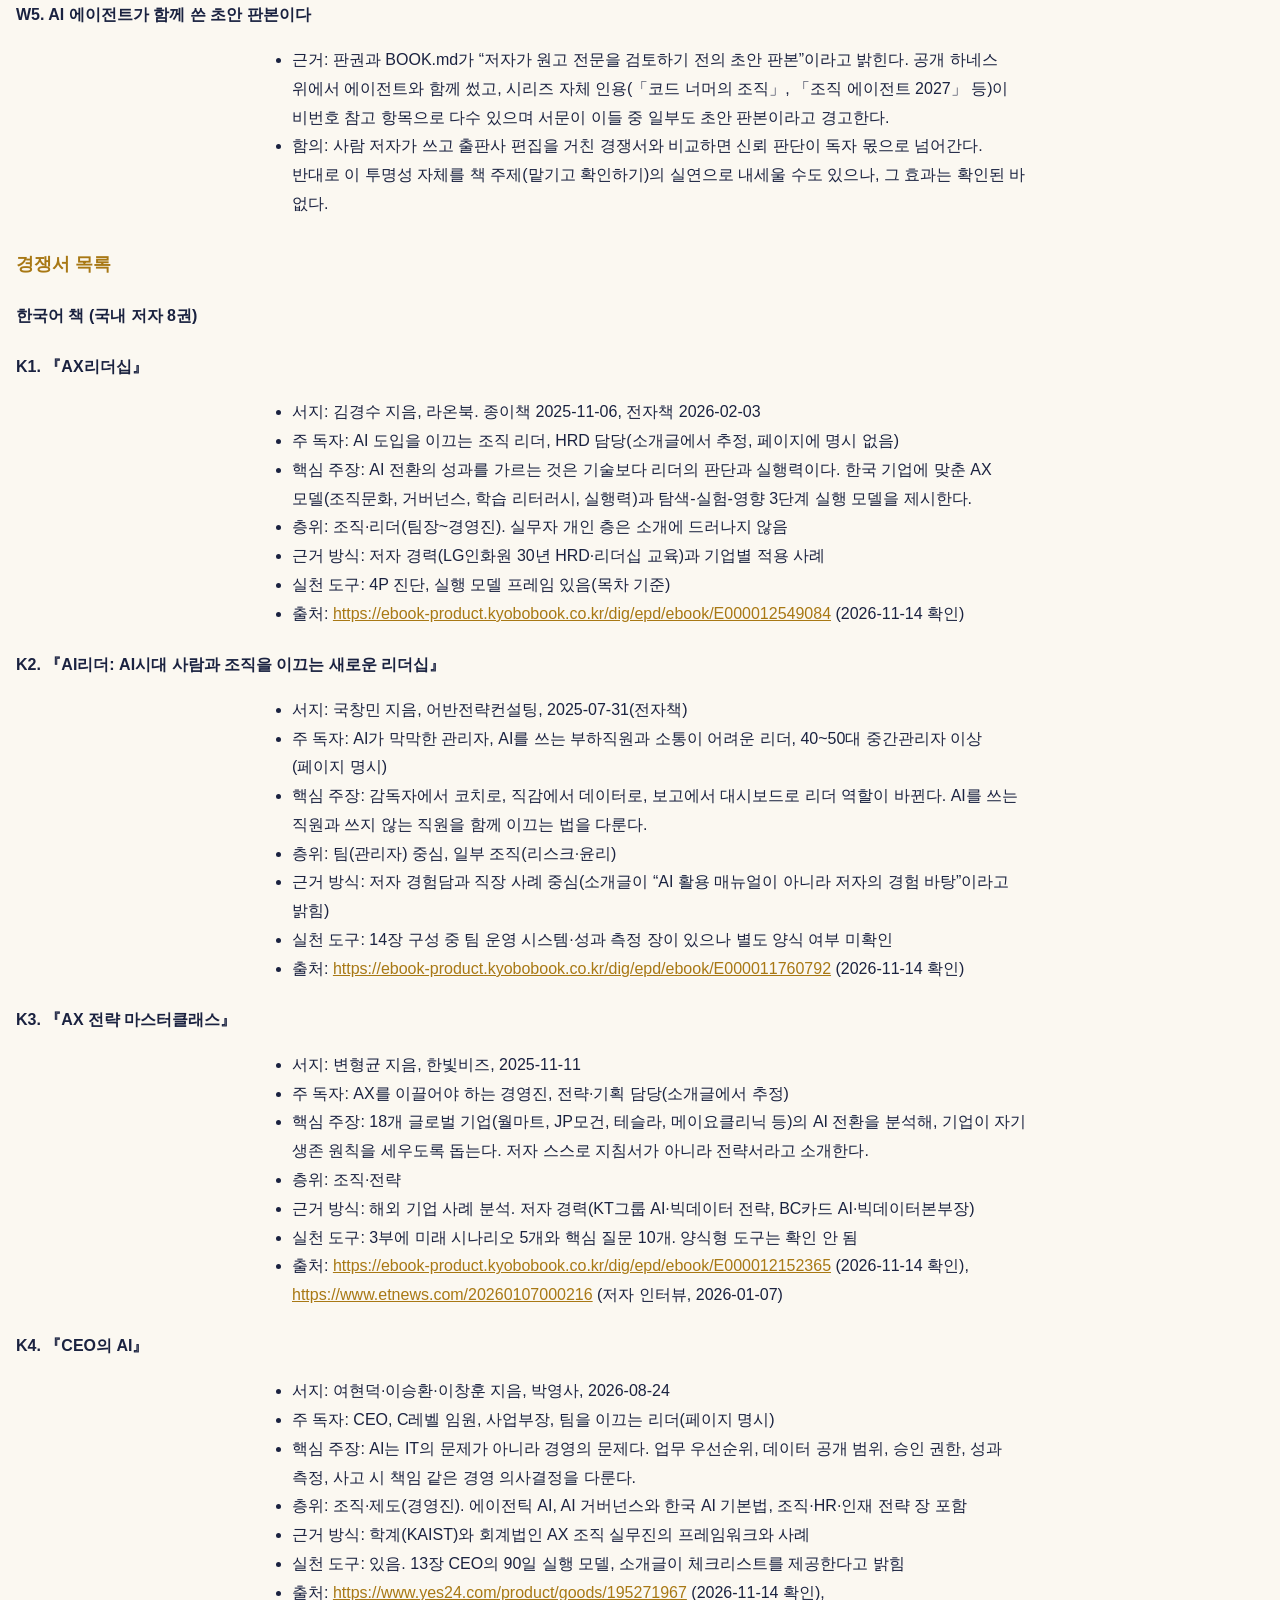
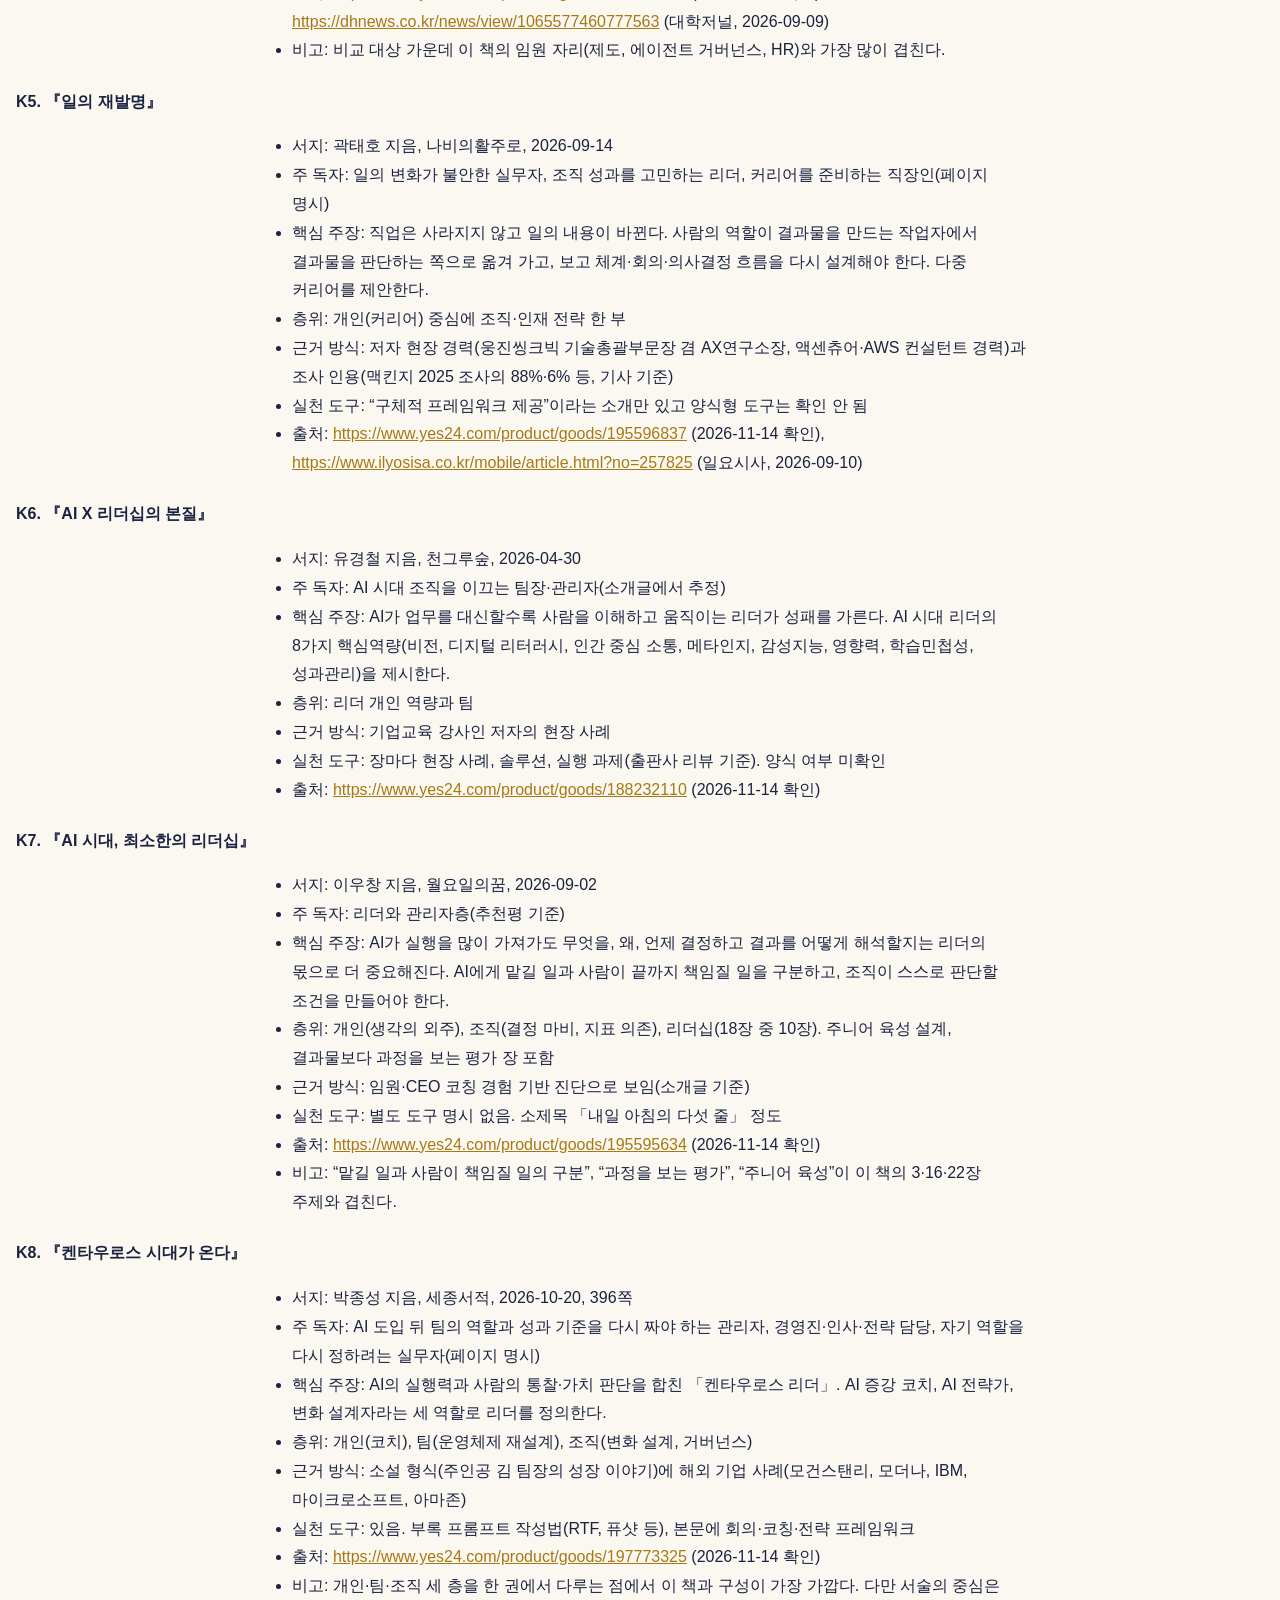
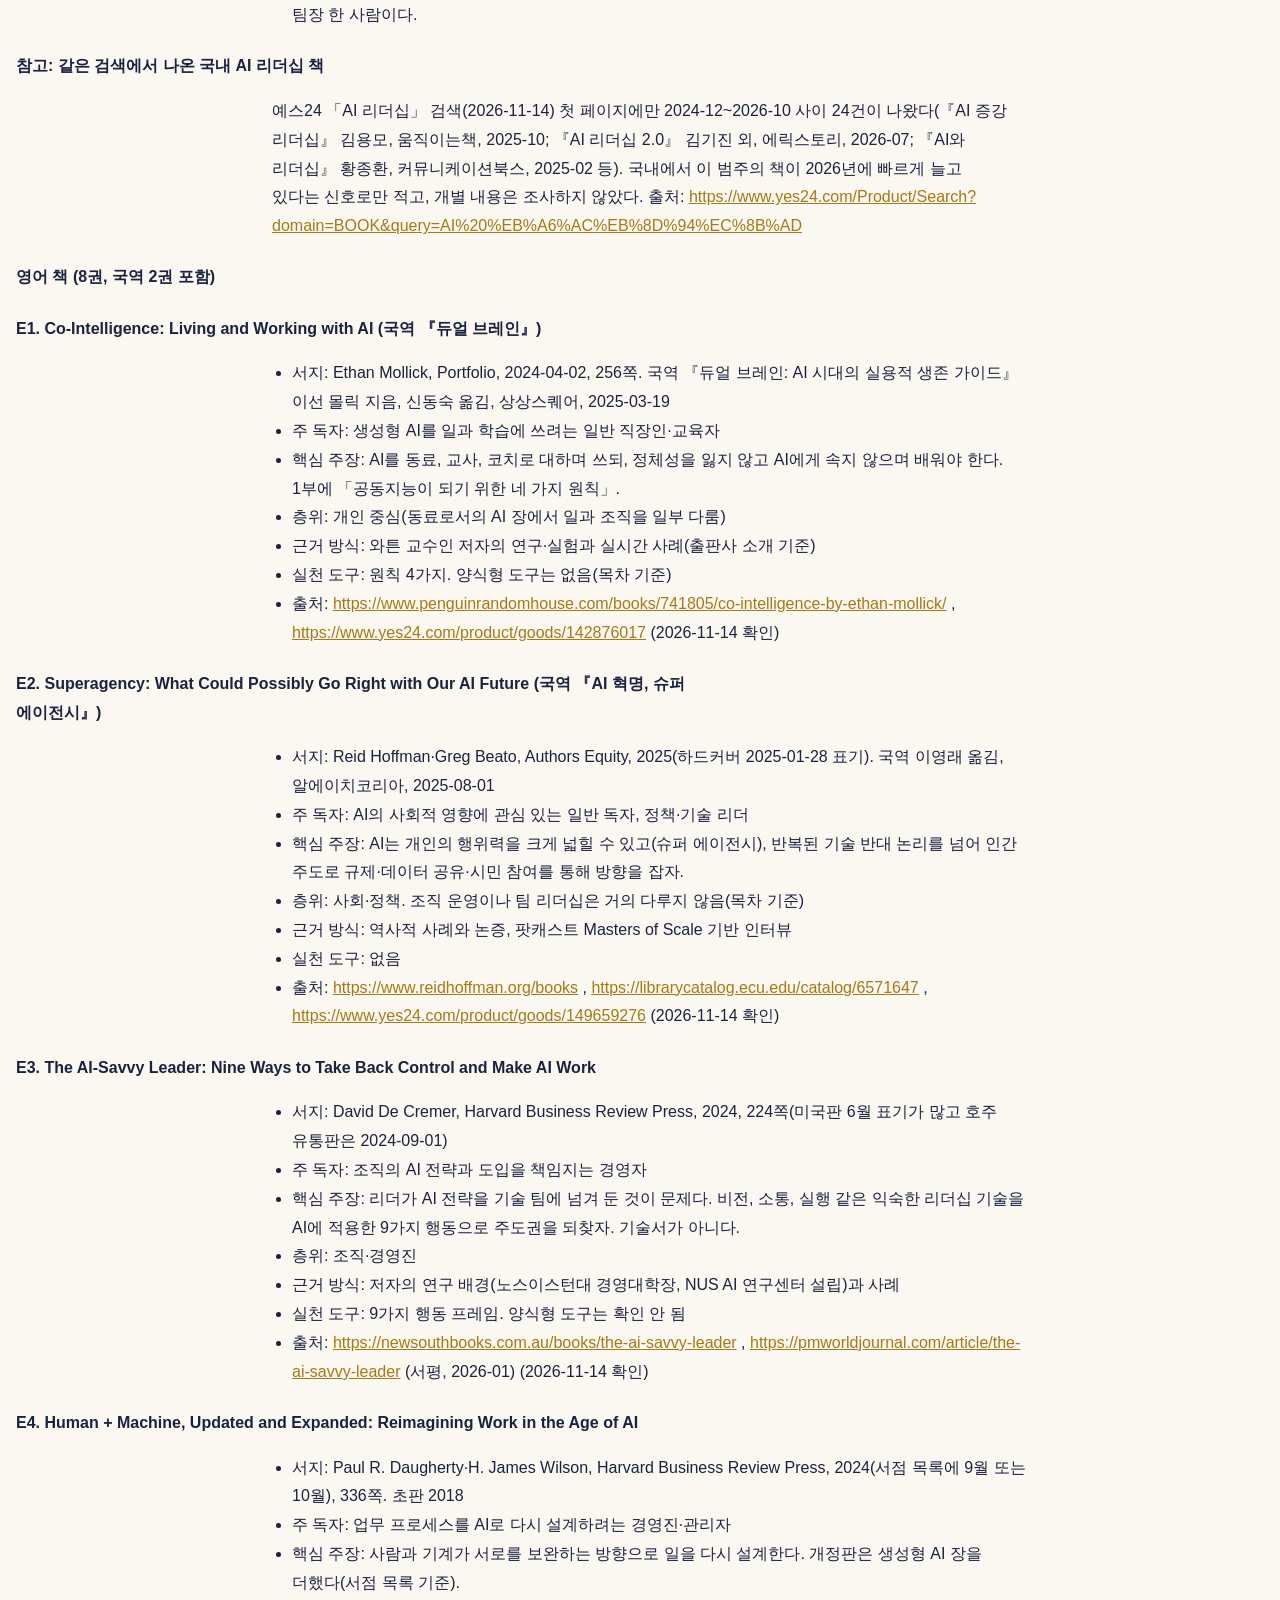
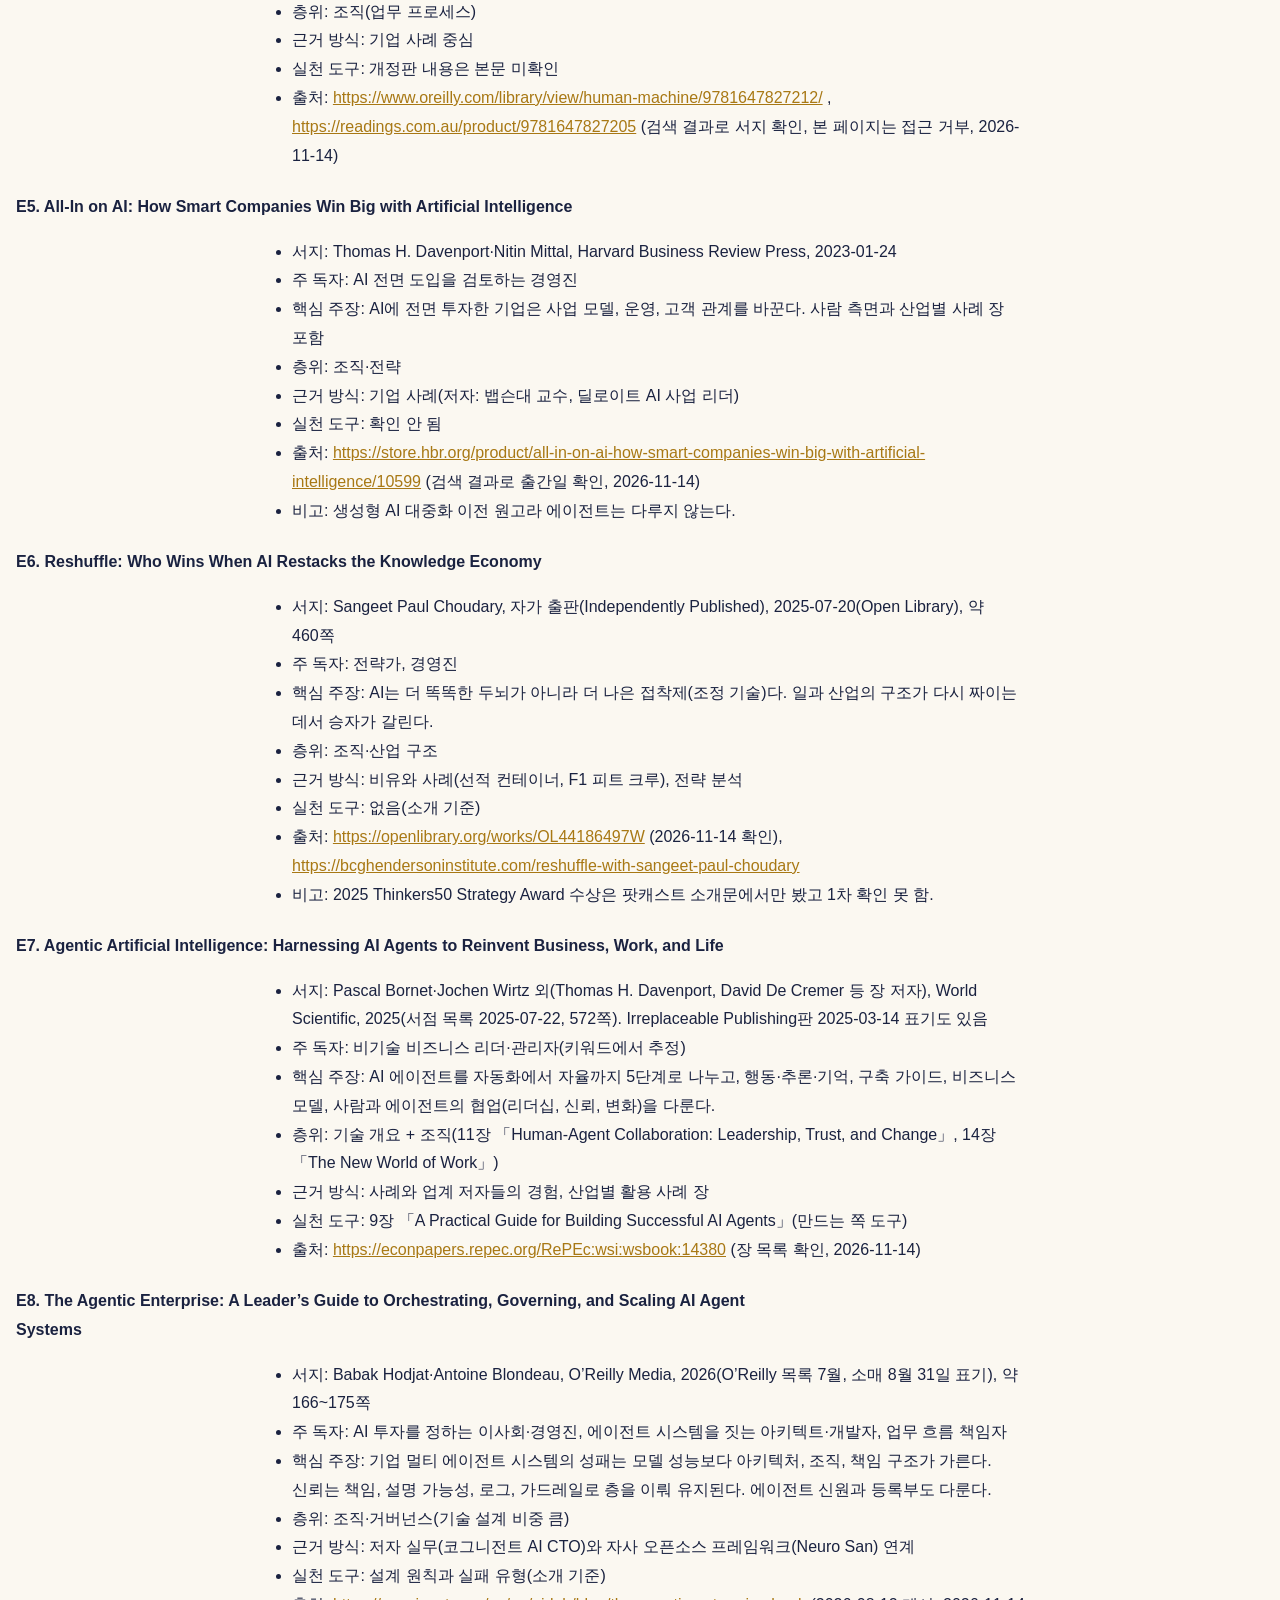
<file: reviews/index.html>
<!DOCTYPE html>
<html xmlns="http://www.w3.org/1999/xhtml" lang="ko" xml:lang="ko">
<head>
  <meta charset="utf-8" />
  <meta name="generator" content="pandoc 3.13" />
  <meta name="viewport" content="width=device-width, initial-scale=1.0, user-scalable=yes" />
  <title>AI 서평 · 비슷한 책들 사이에서</title>
  <style>
    /* Default styles provided by pandoc.
    ** See https://pandoc.org/MANUAL.html#variables-for-html for config info.
    */
    span.smallcaps{font-variant: small-caps;}
    div.columns{display: flex; gap: 1.5em;}
    div.column{flex: auto;}
    @media screen {
    div.columns{gap: min(4vw, 1.5em);}
    div.column{overflow-x: auto;}
    }
    div.hanging-indent{margin-left: 1.5em; text-indent: -1.5em;}
    /* The extra [class] is a hack that increases specificity enough to
       override a similar rule in reveal.js */
    ul.task-list[class]{list-style: none;}
    ul.task-list li input[type="checkbox"] {
      font-size: inherit;
      width: 0.8em;
      margin: 0 0.8em 0.2em -1.6em;
      vertical-align: middle;
    }
  </style>
  <link rel="stylesheet" href="style.css" />
</head>
<body>
<header id="title-block-header">
<h1 class="title">AI 서평 · 비슷한 책들 사이에서</h1>
</header>
<h1 id="ai-서평-두-모델이-읽고-서로-답하다">AI 서평: 두 모델이 읽고 서로
답하다</h1>
<p>「코드 너머 AX 리더십 완성」 v1.3.0(<a href="../">웹에서 읽기</a>)을
AI 두 모델이 각자 읽고 서평을 쓴 뒤, 상대의 서평에 답했다. 사람이 쓴
서평이 아니다.</p>
<ul>
<li><strong>Claude 서평:</strong> Anthropic Claude(Claude Code
서브에이전트). 원고와 책 소개만 보고 썼다.</li>
<li><strong>GPT 서평:</strong> OpenAI 모델(로컬 Codex CLI 0.167, 읽기
전용). 원고와 책 소개만 보고 썼다.</li>
<li>두 서평은 서로를 보지 않고 따로 썼고, 답글은 상대 서평과 아래 비교
조사를 읽고 썼다. 서평에 실린 인용 문장은 원고와 글자 그대로 맞는지
확인했다. 내용은 고치지 않았다(2026-11-21, v1.3.0 원고 기준). v1.1.0
원고로 받은 이전 서평은 이 판에서 새 서평으로 바꿨다.</li>
<li>5절의 비교 조사는 v1.1.0 시점(2026-11-14)에 한 것이다. 이 책의 장
번호와 분량만 v1.3.0에 맞춰 고쳤고, 경쟁서 내용은 그대로다.</li>
</ul>
<h2 id="claude의-서평">1. Claude의 서평</h2>
<h3 id="한-줄-평">한 줄 평</h3>
<p>확인이라는 보이지 않는 노동에 이름과 칸을 붙여 실무자의 책상에서
임원의 결재 문서까지 끌어올린 성실한 운영서다. 다만 29개 도구가 서로를
참조하며 쌓는 기록의 무게는 자기 처방만큼 엄격하게 따지지 않는다.</p>
<h3 id="이-책이-잘하는-것">이 책이 잘하는 것</h3>
<ol type="1">
<li><strong>근거의 크기를 문장마다 잰다.</strong> 3장의 표 3-1과 8장의
표 8-2는 수치 옆에 “한계”와 “쓸 수 있는 범위” 열을 두고, METR 결과에는
연구 기관이 스스로 붙인 “out of date” 표기까지 옮긴다. 17장은 Kerr
논문을 원문으로 확인하지 못했다며 제목을 원리로만 쓴다. 상관관계 조사를
처방으로 부풀리는 리더십 책이 흔한 가운데 드문 절제다. 맺음말의 표 E-1은
끝내 채우지 못한 빈칸 네 가지를 날짜와 함께 따로 적어 둔다.</li>
<li><strong>확인을 일로 만든다.</strong> 10장은 승인·확인·감독을 표 한
장으로 가르고, AI가 쓴 보고서를 두고 엇갈린 팀장과 직원의 장면을
확인자가 정해지지 않은 구조의 문제로 다시 읽는다. 8장 넘김 메모의 넷째
줄(확인에 든 시간)은 보낸 사람이 아낀 시간이 받는 사람의 확인으로
넘어가는 경로를 구체적으로 막는다.</li>
<li><strong>권한의 경계를 정직하게 긋는다.</strong> 12장은 아낀 시간을
팀 안과 팀 밖 두 층으로 나누고, 인력 조정 근거로 쓰지 않는다는 약속은
팀장이 할 수 없다고 못 박는다. 17장은 평가표와 보상 산식이 다른 문서라는
점을 짚고 같은 기준을 임원 평가에도 적용하라고 요구한다. 20장은 각 장의
「다시 볼 날과 지표」를 사안 목록 한 장에 모은다.</li>
</ol>
<h3 id="아쉬운-것">아쉬운 것</h3>
<ol type="1">
<li><strong>도구의 총비용을 묻지 않는다.</strong> 1장은 “기록 자체가 또
하나의 일”이 된다고 인정하고 23장은 “기준표도 곧 지표가 된다”고
경고한다. 그런데 4장의 9개 항목 맡김 메모에 8장이 10번째 항목을 더하고,
20장의 사안 목록은 팀장 기록의 4칸에서 10칸 가까이로 늘어난다. 29개
도구를 함께 쓸 때 기록에 드는 시간을 따져 본 대목은 찾지 못했다. 확인
시간을 세라는 책이 기록 시간은 세지 않는다. 맺음말이 임원 제도 도구 9개
가운데 효과 연구로 뒷받침되는 것은 없다고 밝힌 만큼, 검증되지 않은
양식을 한꺼번에 얹을 때의 부담은 더 무겁게 다뤘어야 했다. 시작 도구를
자리별 셋으로 줄인 맺음말의 처방이 본문 앞쪽에 있었다면 좋았겠다.</li>
<li><strong>앞 책의 문장이 근거처럼 쓰인다.</strong> 10장과 12장은
「디지털 워커의 시대」와 종합편의 문장을 논의의 출발점으로 삼는다. 서문
스스로 종합편을 비롯한 일부 앞 책이 원고 전문 검토 전의 초안 판본이라고
밝힌 만큼, 한 번의 당부로 끝내지 말고 그 인용마다 외부 연구에 붙인 것과
같은 출처 성격 표시를 달았어야 했다.</li>
<li><strong>현장의 목소리가 한쪽에 몰려 있다.</strong> 1·8·10·17장의
생생한 장면은 상당수가 Hacker News 댓글이고, 맺음말은 영업·인사·기획
담당자의 말이 거의 없으며 비개발 업무 장면은 만들어 넣은 예시라고
인정한다. 이 책이 가장 설득해야 할 비개발 조직의 팀장에게는 사례가 남의
동네 이야기로 들릴 수 있다. 국내 노동법을 조사하지 않았다는 한계도
임원의 장들에서 “법무 확인 필요”라는 꼬리표로만 남는다.</li>
</ol>
<h3 id="누구에게-권하나">누구에게 권하나</h3>
<ul>
<li><strong>실무자:</strong> 3장(경계 기록표)과 8장(확인 기준 사전
작성표, 넘김 메모)부터. 신입이라면 3장의 “보류” 칸 설명을 꼭 읽자.</li>
<li><strong>팀장:</strong> 10장을 먼저 읽고 12장으로 넘어가자. 1장의
리더 시간 점검표는 그다음 주에 써 봐도 늦지 않다.</li>
<li><strong>임원·HR:</strong> 17장(평가와 보상의 연결)과 20장(의사결정
사안 목록), 그리고 맺음말의 임원 몫 세 가지.</li>
</ul>
<h3 id="인상-깊은-문장">인상 깊은 문장</h3>
<blockquote>
<p>“확인은 잘할수록 아무 일도 일어나지 않는 일이다.” (10장)</p>
</blockquote>
<blockquote>
<p>“이 장의 처방 가운데 효과가 확인된 것은 아직 하나도 없다.” (23장)</p>
</blockquote>
<h2 id="gpt의-서평">2. GPT의 서평</h2>
<h3 id="한-줄-평-1">한 줄 평</h3>
<p>AI에 맡긴 뒤 사람에게 남는 확인과 책임을 세 직급의 일로 풀어낸
운영서지만, 제목의 ‘완성’보다 검증을 시작하는 설계안에 가깝다.</p>
<h3 id="이-책이-잘하는-것-1">이 책이 잘하는 것</h3>
<ol type="1">
<li><p><strong>개인의 요령과 회사의 권한을 이어
준다(11·12·17장).</strong> 잘 쓰는 직원에게 도움 요청이 몰리는 문제를
개인의 시간 관리로 끝내지 않는다. 11장은 돕는 시간의 상한과 요청 경로를,
12장은 아낀 시간의 사용처와 팀장 권한의 한계를, 17장은 평가에서 보상으로
넘어가는 규칙을 다룬다. 실무자의 선의만으로 해결할 수 없는 문제를
윗자리의 결정으로 넘기는 구성이 설득력 있다. 특히 팀장이 지킬 권한도
없는 고용 관련 약속을 해서는 안 된다는 지적은, 변화에 대한 불안을 말로
달래는 리더십 담론보다 현실적이다.</p></li>
<li><p><strong>생산성의 이면에 있는 확인 비용을
드러낸다(3·8·16장).</strong> 3장의 맡김·함께·직접·보류 구분은 도구의
능력과 내 확인 능력을 함께 묻게 한다. 8장은 확인 기준을 결과보다 먼저
적고, 넘길 때 확인하지 못한 범위까지 밝히게 한다. 16장은 이 노동을
평가의 근거로 끌어올린다. 만든 사람이 빨라졌다는 이유만으로 팀 전체가
빨라졌다고 보는 착각을 잘 짚는다. ‘확인하지 않은 것’을 적는 메모는
독자가 바로 시험해 볼 만한, 작고 구체적인 장치다.</p></li>
<li><p><strong>근거가 말하는 범위를 자주 되묻는다(3·9·17·19장).</strong>
오래된 모델의 실험, 다른 분야의 연구, 벤더 조사, 익명 댓글을 같은 무게로
취급하지 않는다. 9장은 항공·의료·교육 연구를 사무실에 옮기는 일이
유비임을 밝히고, 17장은 사용량 지표의 한계를 지적한 공식 지침을 평가
제도 폐지의 증거로 읽지 않는다. 19장도 플랫폼 기능과 회사 규정을
구분한다. 출처를 많이 나열하는 것보다, 그 출처로 어디까지 말할 수 있는지
설명하는 태도가 이 책의 신뢰를 만든다.</p></li>
</ol>
<h3 id="아쉬운-것-1">아쉬운 것</h3>
<ol type="1">
<li><p><strong>기록의 필요성에 비해 기록 비용의 검증은
약하다(8·11·21장).</strong> 넘김 메모, 돕는 일 기록표, 첫 리더 역할
체크리스트는 앞선 기록을 재사용하도록 짜였다. 부록 A도 도구 29개를
단계적으로 시작하게 한다. 그러나 거절한 요청까지 적고, 도움받은 사람에게
나중에 변화를 묻고, 여러 양식으로 옮기는 운영에는 시간이 든다. 이 부담을
감수한 뒤 실제로 줄어든 재작업과 확인 시간이 얼마인지는 제시되지 않는다.
확인 노동을 보이게 하려다 기록 노동을 더하는 역설을 다루려면, 어떤
기록을 언제 폐기하거나 합칠지도 더 구체적이어야 한다.</p></li>
<li><p><strong>자기 점검과 효과 검증 사이에 간격이 있다(3·9장).</strong>
3장은 자기 능력 판단이 부정확하다는 연구를 제시하면서도, 업무 분류의
출발점을 다시 자기 예상에 둔다. 결과를 보고 고치라는 보완은 타당하지만,
그 결과를 제대로 판별하는 능력 역시 문제의 일부다. 9장 끝에서 4주
계획표의 막힌 곳이 비어 있으면 기술이 금방 돌아온다는 반례가 맞았다고
보는 대목은 특히 성급하다. 과제가 쉬웠거나 빈틈을 발견하지 못했을
가능성도 남는다. 기록은 학습의 단서가 될 수 있지만, 비교 기준 없이
숙련의 유지나 저하를 판정하기는 어렵다.</p></li>
<li><p><strong>국내 조직에 옮기는 마지막 단계가 독자에게
남는다(17·19장).</strong> 평가·보상 변경과 감사 기록의 사용 범위를
구체적인 문서로 제안하면서, 국내 적용은 법무 확인에 맡긴다. 해외 제도의
적용 범위를 함부로 넓히지 않는 신중함은 좋다. 다만 한국어 실무서로서는
국내 인사 절차와 노사 협의에서 어떤 쟁점을 먼저 따져야 하는지 더
필요하다. 비개발 업무의 가상 장면도 이해를 돕지만 실제 적용의 증거를
대신하지는 못한다. 법무·HR·플랫폼 담당이 충분하지 않은 조직이 이 설계를
어디까지 줄여 쓸 수 있을지도 궁금하다.</p></li>
</ol>
<h3 id="누구에게-권하나-1">누구에게 권하나</h3>
<ul>
<li><strong>실무자:</strong> 3장과 8장부터. 무엇을 맡길지와 무엇을
확인할지를 한 쌍으로 읽자. 신입이라면 9장을 이어 읽고, 부탁이 몰리는
사람이라면 11장을 먼저 보아도 좋다.</li>
<li><strong>팀장:</strong> 12장과 16장부터. 아낀 시간을 어디에 쓸지,
무엇을 성과로 인정할지 정하려는 팀장에게 유용하다. 공용 에이전트를
들이는 중이라면 18장의 IT 질문 목록을 곁에 두자.</li>
<li><strong>임원:</strong> 17장과 19장부터. 사용량 목표를 평가·보상에서
어떻게 다룰지, 에이전트의 소유자와 중단 권한을 누가 정할지 점검할 수
있다. 규정을 곧바로 채택하기보다 작은 시범의 안건으로 읽는 편이 책의
근거 수준에도 맞는다.</li>
</ul>
<h3 id="인상-깊은-문장-1">인상 깊은 문장</h3>
<blockquote>
<p>확인하지 않은 곳이 적혀 있지 않으면, 받는 사람은 전부를 의심하거나
전부를 믿어야 한다.</p>
</blockquote>
<p>(8장)</p>
<blockquote>
<p>맡기면 감독이 남고, 감독에는 맡긴 그 능력이 필요하다.</p>
</blockquote>
<p>(9장)</p>
<p>첫 문장은 결과를 넘기는 사람의 책임을, 둘째 문장은 위임 뒤에도 지켜야
할 숙련을 압축한다. 이 두 문제를 함께 붙잡는 데서 책의 가장 좋은 대목이
나온다.</p>
<h2 id="gpt가-claude의-서평에-답하다">3. GPT가 Claude의 서평에
답하다</h2>
<h3 id="동의하는-점">동의하는 점</h3>
<p>Claude가 이 책의 성취를 확인 노동의 가시화에서 찾은 데 동의한다.
8장은 결과를 넘길 때 확인한 내용과 소요 시간을 함께 적게 하고, 10장은
승인·확인·감독을 구분한다. 이는 꼼꼼한 개인에게 책임을 더 지우는 처방을
넘어, 확인을 누가 맡고 얼마나 감당할지 정하는 운영 문제로 바꾼다. 특히
10장이 확인자의 반려 권리까지 다룬다는 점에서, 기록은 책임 추궁뿐 아니라
부담을 되돌려 보낼 수단이 된다.</p>
<p>권한의 경계를 긋는다는 평가도 타당하다. 12장은 팀 안에서 아낀 시간을
쓰는 결정과 인력·가격 등 팀 밖의 결정을 나누고, 17장은 평가 항목을
바꾸는 일과 보상 산식에 연결하는 일을 구별한다. 팀장의 선의만으로 지킬
수 없는 약속을 임원의 결정으로 올려놓는 것이 이 책의 설득력이다.</p>
<h3 id="동의하지-않는-점">동의하지 않는 점</h3>
<p>다만 기록 비용을 묻지 않는다는 비판은 강도를 낮출 필요가 있다. 4장은
맡김 메모를 처음 채우는 데 10분쯤 걸릴 수 있다고 예상하고, 반복
업무에서는 기존 메모를 고쳐 쓰도록 한다. 15장은 경계 기록표와 확인
기준표를 일지로 활용하고, 모든 실패 대신 조건에 맞는 한 건을 카드로
옮기자고 제안한다. 따라서 기록 부담을 외면했다기보다, 부담을 줄이는
설계는 있으나 실제로 얼마나 줄었는지 검증하지 못했다고 평하는 편이
정확하다. 29개 도구의 총운영비용이 제시되지 않았다는 지적은 여전히
유효하다.</p>
<p>앞 책의 문장이 근거처럼 쓰인다는 비판 역시 인용별로 가려야 한다.
10장은 종합편의 결론 뒤에 자동화 편향 리뷰, Green의 감독 정책 분석,
사람과 AI의 협업 메타분석을 직접 제시한다. 시리즈의 문장이 논의의
출발점인 것은 맞지만, 그 문장만으로 주장을 떠받치지는 않는다. 초안
성격을 인용마다 표시하자는 요구에는 동의하되, 적어도 이 대목을 자기
인용에 의존한 논증으로 읽으면 외부 연구를 다시 확인한 부분을 놓친다.</p>
<h3 id="비슷한-책들-사이에서-이-책의-자리">비슷한 책들 사이에서 이 책의
자리</h3>
<p>market.md에 따르면 『CEO의 AI』는 제도·거버넌스·HR에서, 『켄타우로스
시대가 온다』는 개인·팀·조직을 함께 다룬다는 점에서 이 책과 가깝다. 이
책의 특징은 주제마다 실무자·팀장·임원의 장을 잇고 양식을 다음 자리의
결정 자료로 연결하는 구성에 있지만, 경쟁서 본문을 읽지 않은 조사이므로
유일한 방식이라고 단정할 수는 없다. 국내 제도 맥락과 실행 효과의 증거가
부족한 만큼, 검증된 해법집보다는 조직이 좁은 범위에서 시험하고 고쳐 쓸
운영 제안서로 자리매김하는 편이 적절하다.</p>
<h2 id="claude가-gpt의-서평에-답하다">4. Claude가 GPT의 서평에
답하다</h2>
<h3 id="동의하는-점-1">동의하는 점</h3>
<p>GPT가 짚은 9장의 결말은 나도 성급하다고 본다. 4주 뒤 막힌 곳 열을
두고 “그 열이 비어 있다면 반례가 맞은 것이고”라고 판정하는데, 빈칸은
과제가 쉬웠거나 빈틈을 못 알아챘다는 뜻일 수도 있다. 같은 장이 지식
노동자를 무작위로 나눠 비교한 연구는 아직 없다고 밝힌 만큼, 결말도
판정이 아니라 단서로 맺는 편이 앞뒤가 맞는다.</p>
<p>근거의 범위를 되묻는 태도가 신뢰를 만든다는 평가에도 동의한다. 3장은
METR 실험에 단서 둘을 붙인 뒤 “이 책이 가져오는 것은, 숙련된 사람조차
자기 체감만으로는 AI가 얼마나 도움이 되었는지 맞히지 못했다는 점
하나다.”라고 적는다. 연구 하나에서 가져갈 몫을 한 문장으로 좁힌다.</p>
<h3 id="동의하지-않는-점-1">동의하지 않는 점</h3>
<p>3장이 자기 판단의 약점을 안고 출발한다는 비판은 과하다. 3장은 “같은
장 안에서 근거와 제안이 서로 부딪힌다.”고 먼저 인정하고, 분류를 결론이
아닌 예상으로 적게 한다. 경력이 짧은 독자에게는 내가 의심한 곳을 먼저
적고 선배가 짚은 곳과 견주게 해, 내 눈 바깥의 기준을 하나 더 둔다.
기록이 메타지식을 기른다는 생각도 이 책의 추론이라고 표시했다. 남는
빈틈은 견줄 선배가 없는 자리 정도로 좁다.</p>
<p>기록 비용도 책이 모른 척한 것은 아니다. 11장은 상한 안에서 직접 해
보게 나누는 쪽을 두고 “뒤의 길은 처음 몇 주 더 느리다.”고 적고, 부록 A는
도구를 한꺼번에 꺼내지 말라며 자리별 시작 순서를 나눴다. 다만 그 비용을
치른 뒤 재작업이 얼마나 줄었는지 잰 기록이 없다는 지적은 맞다.</p>
<h3 id="비슷한-책들-사이에서-이-책의-자리-1">비슷한 책들 사이에서 이
책의 자리</h3>
<p>market.md가 소개·목차 기준으로 살핀 16권 가운데 실무자·팀장·임원 세
자리를 독자로 명시하고 장 단위로 나눈 책은 찾지 못했고, 문장 단위로
근거와 제안을 나누는 표기도 확인되지 않았다. 반면 국내 제도 맥락은 한국
AI 기본법을 다루는 『CEO의 AI』가, 현장 경력에서 오는 신뢰는 국내 경쟁서
다수가 앞선다. 다만 market.md는 29장이던 v1.1.0을 기준으로 조사했으니,
23장인 지금 판의 장 번호와는 맞지 않는다.</p>
<h2 id="비슷한-책들-사이에서">5. 비슷한 책들 사이에서</h2>
<p>2023~2026년에 나온 AI·에이전트 시대의 리더십·조직 책 16권(국내 저자
8권, 영어 8권)과 비교했다. 경쟁서는 본문을 읽지 않고 출판사 소개와
목차로 판단했다. 아래 표와 판단은 2026-11-14 기준이다.</p>
<h3 id="비교-표">비교 표</h3>
<p>층위 표기: 개인 / 팀 / 조직·제도. ●는 중심, ○는 일부. 경쟁서 칸은
소개·목차 기준이다.</p>
<table style="width:99%;">
<colgroup>
<col style="width: 11%" />
<col style="width: 11%" />
<col style="width: 11%" />
<col style="width: 11%" />
<col style="width: 11%" />
<col style="width: 11%" />
<col style="width: 11%" />
<col style="width: 11%" />
<col style="width: 11%" />
</colgroup>
<thead>
<tr>
<th>책</th>
<th>연도</th>
<th>개인</th>
<th>팀</th>
<th>조직·제도</th>
<th>근거 방식</th>
<th>양식형 도구</th>
<th>에이전트</th>
<th>무료 공개</th>
</tr>
</thead>
<tbody>
<tr>
<td><strong>이 책</strong></td>
<td>2026-11</td>
<td>● 실무자 7장</td>
<td>● 팀장 9장</td>
<td>● 임원 7장</td>
<td>공개 자료 인용 + 문장 단위 성격 라벨, 가상 사례 표시</td>
<td>29개 + 시작 순서</td>
<td>● 창구·조직 에이전트</td>
<td>웹·CC·영상</td>
</tr>
<tr>
<td>K1 AX리더십</td>
<td>2025-11</td>
<td></td>
<td>●</td>
<td>●</td>
<td>저자 HRD 경력, 기업 사례</td>
<td>○ 진단·실행 모델</td>
<td>미확인</td>
<td>아니오</td>
</tr>
<tr>
<td>K2 AI리더</td>
<td>2025-07</td>
<td></td>
<td>●</td>
<td>○</td>
<td>저자 경험담</td>
<td>미확인</td>
<td>미확인</td>
<td>아니오</td>
</tr>
<tr>
<td>K3 AX 전략 마스터클래스</td>
<td>2025-11</td>
<td></td>
<td></td>
<td>●</td>
<td>해외 18개 기업 사례</td>
<td>질문 목록</td>
<td>미확인</td>
<td>아니오</td>
</tr>
<tr>
<td>K4 CEO의 AI</td>
<td>2026-08</td>
<td></td>
<td>○</td>
<td>●</td>
<td>학계·회계법인 프레임워크</td>
<td>● 90일 모델·체크리스트</td>
<td>● 에이전틱 AI 장</td>
<td>아니오</td>
</tr>
<tr>
<td>K5 일의 재발명</td>
<td>2026-09</td>
<td>●</td>
<td></td>
<td>○</td>
<td>저자 AX 현장 + 조사 인용</td>
<td>미확인</td>
<td>미확인</td>
<td>아니오</td>
</tr>
<tr>
<td>K6 AI X 리더십의 본질</td>
<td>2026-04</td>
<td>● 리더 역량</td>
<td>●</td>
<td></td>
<td>교육 현장 사례</td>
<td>○ 실행 과제</td>
<td>미확인</td>
<td>아니오</td>
</tr>
<tr>
<td>K7 AI 시대, 최소한의 리더십</td>
<td>2026-09</td>
<td>○</td>
<td>●</td>
<td>○</td>
<td>코칭 경험 기반 진단</td>
<td>없음</td>
<td>미확인</td>
<td>아니오</td>
</tr>
<tr>
<td>K8 켄타우로스 시대가 온다</td>
<td>2026-10</td>
<td>○</td>
<td>●</td>
<td>○</td>
<td>소설 형식 + 해외 사례</td>
<td>○ 프롬프트 부록</td>
<td>미확인</td>
<td>아니오</td>
</tr>
<tr>
<td>E1 Co-Intelligence</td>
<td>2024-04</td>
<td>●</td>
<td>○</td>
<td></td>
<td>연구·실험·사례</td>
<td>원칙 4개</td>
<td>거의 없음</td>
<td>아니오</td>
</tr>
<tr>
<td>E2 Superagency</td>
<td>2025-01</td>
<td>○</td>
<td></td>
<td>● 사회·정책</td>
<td>역사 사례·논증·인터뷰</td>
<td>없음</td>
<td>○</td>
<td>아니오</td>
</tr>
<tr>
<td>E3 The AI-Savvy Leader</td>
<td>2024</td>
<td></td>
<td>○</td>
<td>●</td>
<td>연구 배경 + 사례</td>
<td>9가지 행동</td>
<td>미확인</td>
<td>아니오</td>
</tr>
<tr>
<td>E4 Human + Machine 개정판</td>
<td>2024</td>
<td></td>
<td>○</td>
<td>●</td>
<td>기업 사례</td>
<td>미확인</td>
<td>미확인</td>
<td>아니오</td>
</tr>
<tr>
<td>E5 All-In on AI</td>
<td>2023-01</td>
<td></td>
<td></td>
<td>●</td>
<td>기업 사례</td>
<td>미확인</td>
<td>없음</td>
<td>아니오</td>
</tr>
<tr>
<td>E6 Reshuffle</td>
<td>2025-07</td>
<td></td>
<td></td>
<td>● 산업 구조</td>
<td>비유·전략 분석</td>
<td>없음</td>
<td>○</td>
<td>아니오</td>
</tr>
<tr>
<td>E7 Agentic Artificial Intelligence</td>
<td>2025</td>
<td>○</td>
<td>○</td>
<td>●</td>
<td>업계 저자 경험·사례</td>
<td>○ 구축 가이드</td>
<td>●</td>
<td>아니오</td>
</tr>
<tr>
<td>E8 The Agentic Enterprise</td>
<td>2026</td>
<td></td>
<td></td>
<td>● 거버넌스·설계</td>
<td>저자 실무, 벤더 프레임워크</td>
<td>○ 설계 원칙</td>
<td>●</td>
<td>아니오</td>
</tr>
</tbody>
</table>
<h3 id="차별점-5개">차별점 (5개)</h3>
<h4
id="d1.-실무자팀장임원-세-자리를-한-주제-안에서-장-단위로-잇는다">D1.
실무자·팀장·임원 세 자리를 한 주제 안에서 장 단위로 잇는다</h4>
<ul>
<li>근거: 7부 모두 같은 질문을 실무자, 팀장, 임원 순으로 다룬다(1부만
실무자 장 없음). 서문의 「자리별로 읽는 길」 표와 「팀장이 들고 올 것」
한 줄이 자리 사이의 넘김을 명시한다.</li>
<li>비교: 조사한 16권 중 세 자리를 독자로 명시하고 장 단위로 나눈 책은
찾지 못했다. 가장 가까운 K8 『켄타우로스 시대가 온다』는 실무자부터
경영진까지 독자로 들지만 김 팀장 한 사람의 이야기가 중심이다. K4 『CEO의
AI』는 경영진, K2·K6·K7은 팀장·관리자, E1·K5는 개인에 무게가 있다.</li>
<li>한계: 경쟁서 본문을 읽지 않았으므로 “없다”가 아니라 “소개·목차에서
확인되지 않았다”이다.</li>
</ul>
<h4
id="d2.-장마다-다음-주에-쓸-도구-하나-모두-29개와-자리별-시작-순서">D2.
장마다 다음 주에 쓸 도구 하나, 모두 29개와 자리별 시작 순서</h4>
<ul>
<li>근거: 부록 A 「29개 도구 한눈에」, 실무자·팀장의 4주와 임원의 첫 두
분기 시작 순서, 「제도 개정 전 확인 목록」. 앞 장의 도구 기록이 다음 장,
다른 자리의 입력이 되도록 이어 둔 것이 특징이다(14장 결과 기록 카드
등).</li>
<li>비교: 도구가 있는 경쟁서는 K4(90일 실행 모델, 체크리스트),
K8(프롬프트 부록), K1(진단·실행 모델), K6(실행 과제), E3(9가지 행동)
정도다. 이들은 경영진 한 자리용이거나 프레임 수준이고, 자리별로 장마다
양식을 두고 서로 잇는 짜임은 확인되지 않았다.</li>
</ul>
<h4
id="d3.-근거와-제안을-문장-단위로-나누고-출처-성격을-라벨로-단다">D3.
근거와 제안을 문장 단위로 나누고 출처 성격을 라벨로 단다</h4>
<ul>
<li>근거: 원고에 「이 책의 제안」 95회, 「이 책의 추론」 85회 표기. 번호
참고문헌 255건 모두에 성격 라벨이 있고 분포는 1차 154건, 2차 57건,
커뮤니티 45건, 벤더 22건 이상, 프리프린트 4건(라벨 문자열 집계).
처방마다 정하는 사람을 4줄로 나눈다.</li>
<li>비교: 경쟁서 소개·목차에서 이런 표기는 확인되지 않았다. 리더십
경영서는 대체로 사례와 저자 권위로 주장을 받친다(K2 경험담, K3 기업
사례, E5 기업 사례). 벤더 조사(예: 상관관계를 인과처럼 옮기는 문제)를
따로 표시하는 점은 E8처럼 벤더 측 저자가 쓴 책과 대비된다.</li>
</ul>
<h4
id="d4.-2026년-11월-시점-에이전트를-회사가-연-창구와-조직-에이전트로-다룬다">D4.
2026년 11월 시점, 에이전트를 “회사가 연 창구”와 “조직 에이전트”로
다룬다</h4>
<ul>
<li>근거: 18장(회사가 연 에이전트 창구에 리더가 먼저 묻는다), 19장(조직
에이전트의 최소 규칙과 기여 기록을 임원과 HR이 함께 정한다), 15장(실패
카드와 AI 사용 공개).</li>
<li>비교: 2023~2024년 책(E1, E3, E4, E5)은 생성형 AI 챗봇 단계를 다룬다.
에이전트를 본격 다루는 E7·E8은 에이전트를 만드는 쪽과 기업
아키텍처·거버넌스가 중심이고, 평가·승진·기여 기록 같은 HR 제도로는 가지
않는다(목차·소개 기준). K4 『CEO의 AI』가 에이전틱 AI와 AI 거버넌스,
HR을 함께 다뤄 가장 가깝지만 경영진 시점이다.</li>
<li>한계: 최신성은 금방 낡는다. 2027년 상반기 이후에는 차별점이
약해진다.</li>
</ul>
<h4 id="d5.-무료-웹-공개cc-by-nc-sa와-발표-영상-웹-점검표">D5. 무료 웹
공개(CC BY-NC-SA)와 발표 영상, 웹 점검표</h4>
<ul>
<li>근거: 웹판, EPUB, 오프닝 영상(100초), 발표 영상(약 15분 26초, 자막
파일 포함), 웹 점검표(<code>site/check/</code>). 장 단위 링크로 팀
안에서 돌려 읽기 쉽다.</li>
<li>비교: 조사한 경쟁서 16권은 모두 유료 종이책·전자책이다. 무료로
전문을 읽을 수 있는 책은 없었다.</li>
</ul>
<h3 id="약점-5개">약점 (5개)</h3>
<h4 id="w1.-실증-없는-제안의-비중이-크다">W1. 실증 없는 제안의 비중이
크다</h4>
<ul>
<li>근거: 「이 책의 제안」 95회와 「이 책의 추론」 85회가 본문에 있다.
서문 스스로 실무자 자리의 출발 추론(“모두가 에이전트를 이끄는 날”)을
“에이전트 도구를 파는 회사의 전망 하나와 응답자 열에 셋이 동의하지 않은
자기 응답 조사 하나”로 근거가 얇다고 밝힌다. 29개 도구 가운데 현장에서
써 본 결과를 보고한 것은 확인되지 않는다(부록의 사용기는 「가상 사례」로
표시됨).</li>
<li>함의: 표기가 정직하다는 장점이 있지만, 독자는 “이대로 하면 된다”는
확신을 경쟁서보다 덜 얻는다. 도구별 시범 적용 기록이 다음 판의 보강
과제다.</li>
</ul>
<h4 id="w2.-분량이-크다">W2. 분량이 크다</h4>
<ul>
<li>근거: 원고 파일(04_manuscript.md)이 약 37만 6천 자(v1.3.0), 7부
23장에 본문 그림 36점, 삽화 29점. 경쟁서는 224~336쪽(E1 256쪽, E3 224쪽,
E4 336쪽), 국내서 K8이 396쪽이다.</li>
<li>함의: 서문이 자리별 읽기 길을 주지만, 한 자리 독자에게도 7~9장이
남는다. 다른 자리 장으로 건너가 읽기를 권하는 설계는 분량을 더
늘린다.</li>
</ul>
<h4 id="w3.-사례와-출처가-해외-중심이고-국내-제도는-조사하지-않았다">W3.
사례와 출처가 해외 중심이고 국내 제도는 조사하지 않았다</h4>
<ul>
<li>근거: 번호 참고문헌 255건 중 「국내」로 표기된 출처는 12건이고,
그나마 실명 일반화 원칙으로 출처를 생략했다. 노동자 대표·법무 줄의
근거는 독일 사업장조직법, 미국 의료 기업 노사 합의, EU AI Act이며 서문이
“국내 노동법은 조사하지 않았다”고 밝힌다(「국내 적용은 법무 확인 필요」
27회).</li>
<li>비교: K4 『CEO의 AI』는 한국 기업의 도입 현실과 한국 AI 기본법을, K1
『AX리더십』은 한국 기업 현실에 맞춘 모델을 내세운다. 국내 임원·HR
독자에게는 이 두 책이 제도 맥락에서 더 가깝다.</li>
<li>덧붙임: 실명 일반화는 국내 사례를 쓰는 방식이지만, 독자가 원문을
찾아 확인할 수 없다는 비용이 있다.</li>
</ul>
<h4 id="w4.-저자의-현장-경험-서술이-적다">W4. 저자의 현장 경험 서술이
적다</h4>
<ul>
<li>근거: 서문의 저자 경험은 새 업무용 Mac을 Claude 도움으로 복원한 하루
한 장면이고, 실무자 자리의 출발점은 “떠올려 본” 한 주다. 「가상 사례」
표기가 25회다. 팀장·임원으로서 이 처방을 실행해 본 기록은 서문·부록에서
확인되지 않는다.</li>
<li>비교: 국내 경쟁서 다수는 저자의 현장 경력이 신뢰의 근거다.
K1(LG인화원 30년), K3(KT그룹·BC카드 AI 조직), K4(KAIST·회계법인 AX
조직), K5(웅진씽크빅 AX연구소장), K2(저자 경험담), K8(LG CNS 컨설팅
리더).</li>
</ul>
<h4 id="w5.-ai-에이전트가-함께-쓴-초안-판본이다">W5. AI 에이전트가 함께
쓴 초안 판본이다</h4>
<ul>
<li>근거: 판권과 BOOK.md가 “저자가 원고 전문을 검토하기 전의 초안
판본”이라고 밝힌다. 공개 하네스 위에서 에이전트와 함께 썼고, 시리즈 자체
인용(「코드 너머의 조직」, 「조직 에이전트 2027」 등)이 비번호 참고
항목으로 다수 있으며 서문이 이들 중 일부도 초안 판본이라고
경고한다.</li>
<li>함의: 사람 저자가 쓰고 출판사 편집을 거친 경쟁서와 비교하면 신뢰
판단이 독자 몫으로 넘어간다. 반대로 이 투명성 자체를 책 주제(맡기고
확인하기)의 실연으로 내세울 수도 있으나, 그 효과는 확인된 바 없다.</li>
</ul>
<h3 id="경쟁서-목록">경쟁서 목록</h3>
<h4 id="한국어-책-국내-저자-8권">한국어 책 (국내 저자 8권)</h4>
<h4 id="k1.-ax리더십">K1. 『AX리더십』</h4>
<ul>
<li>서지: 김경수 지음, 라온북. 종이책 2025-11-06, 전자책 2026-02-03</li>
<li>주 독자: AI 도입을 이끄는 조직 리더, HRD 담당(소개글에서 추정,
페이지에 명시 없음)</li>
<li>핵심 주장: AI 전환의 성과를 가르는 것은 기술보다 리더의 판단과
실행력이다. 한국 기업에 맞춘 AX 모델(조직문화, 거버넌스, 학습 리터러시,
실행력)과 탐색-실험-영향 3단계 실행 모델을 제시한다.</li>
<li>층위: 조직·리더(팀장~경영진). 실무자 개인 층은 소개에 드러나지
않음</li>
<li>근거 방식: 저자 경력(LG인화원 30년 HRD·리더십 교육)과 기업별 적용
사례</li>
<li>실천 도구: 4P 진단, 실행 모델 프레임 있음(목차 기준)</li>
<li>출처: <a
href="https://ebook-product.kyobobook.co.kr/dig/epd/ebook/E000012549084"
class="uri">https://ebook-product.kyobobook.co.kr/dig/epd/ebook/E000012549084</a>
(2026-11-14 확인)</li>
</ul>
<h4 id="k2.-ai리더-ai시대-사람과-조직을-이끄는-새로운-리더십">K2.
『AI리더: AI시대 사람과 조직을 이끄는 새로운 리더십』</h4>
<ul>
<li>서지: 국창민 지음, 어반전략컨설팅, 2025-07-31(전자책)</li>
<li>주 독자: AI가 막막한 관리자, AI를 쓰는 부하직원과 소통이 어려운
리더, 40~50대 중간관리자 이상(페이지 명시)</li>
<li>핵심 주장: 감독자에서 코치로, 직감에서 데이터로, 보고에서 대시보드로
리더 역할이 바뀐다. AI를 쓰는 직원과 쓰지 않는 직원을 함께 이끄는 법을
다룬다.</li>
<li>층위: 팀(관리자) 중심, 일부 조직(리스크·윤리)</li>
<li>근거 방식: 저자 경험담과 직장 사례 중심(소개글이 “AI 활용 매뉴얼이
아니라 저자의 경험 바탕”이라고 밝힘)</li>
<li>실천 도구: 14장 구성 중 팀 운영 시스템·성과 측정 장이 있으나 별도
양식 여부 미확인</li>
<li>출처: <a
href="https://ebook-product.kyobobook.co.kr/dig/epd/ebook/E000011760792"
class="uri">https://ebook-product.kyobobook.co.kr/dig/epd/ebook/E000011760792</a>
(2026-11-14 확인)</li>
</ul>
<h4 id="k3.-ax-전략-마스터클래스">K3. 『AX 전략 마스터클래스』</h4>
<ul>
<li>서지: 변형균 지음, 한빛비즈, 2025-11-11</li>
<li>주 독자: AX를 이끌어야 하는 경영진, 전략·기획 담당(소개글에서
추정)</li>
<li>핵심 주장: 18개 글로벌 기업(월마트, JP모건, 테슬라, 메이요클리닉
등)의 AI 전환을 분석해, 기업이 자기 생존 원칙을 세우도록 돕는다. 저자
스스로 지침서가 아니라 전략서라고 소개한다.</li>
<li>층위: 조직·전략</li>
<li>근거 방식: 해외 기업 사례 분석. 저자 경력(KT그룹 AI·빅데이터 전략,
BC카드 AI·빅데이터본부장)</li>
<li>실천 도구: 3부에 미래 시나리오 5개와 핵심 질문 10개. 양식형 도구는
확인 안 됨</li>
<li>출처: <a
href="https://ebook-product.kyobobook.co.kr/dig/epd/ebook/E000012152365"
class="uri">https://ebook-product.kyobobook.co.kr/dig/epd/ebook/E000012152365</a>
(2026-11-14 확인), <a href="https://www.etnews.com/20260107000216"
class="uri">https://www.etnews.com/20260107000216</a> (저자 인터뷰,
2026-01-07)</li>
</ul>
<h4 id="k4.-ceo의-ai">K4. 『CEO의 AI』</h4>
<ul>
<li>서지: 여현덕·이승환·이창훈 지음, 박영사, 2026-08-24</li>
<li>주 독자: CEO, C레벨 임원, 사업부장, 팀을 이끄는 리더(페이지
명시)</li>
<li>핵심 주장: AI는 IT의 문제가 아니라 경영의 문제다. 업무 우선순위,
데이터 공개 범위, 승인 권한, 성과 측정, 사고 시 책임 같은 경영
의사결정을 다룬다.</li>
<li>층위: 조직·제도(경영진). 에이전틱 AI, AI 거버넌스와 한국 AI 기본법,
조직·HR·인재 전략 장 포함</li>
<li>근거 방식: 학계(KAIST)와 회계법인 AX 조직 실무진의 프레임워크와
사례</li>
<li>실천 도구: 있음. 13장 CEO의 90일 실행 모델, 소개글이 체크리스트를
제공한다고 밝힘</li>
<li>출처: <a href="https://www.yes24.com/product/goods/195271967"
class="uri">https://www.yes24.com/product/goods/195271967</a>
(2026-11-14 확인), <a
href="https://dhnews.co.kr/news/view/1065577460777563"
class="uri">https://dhnews.co.kr/news/view/1065577460777563</a>
(대학저널, 2026-09-09)</li>
<li>비고: 비교 대상 가운데 이 책의 임원 자리(제도, 에이전트 거버넌스,
HR)와 가장 많이 겹친다.</li>
</ul>
<h4 id="k5.-일의-재발명">K5. 『일의 재발명』</h4>
<ul>
<li>서지: 곽태호 지음, 나비의활주로, 2026-09-14</li>
<li>주 독자: 일의 변화가 불안한 실무자, 조직 성과를 고민하는 리더,
커리어를 준비하는 직장인(페이지 명시)</li>
<li>핵심 주장: 직업은 사라지지 않고 일의 내용이 바뀐다. 사람의 역할이
결과물을 만드는 작업자에서 결과물을 판단하는 쪽으로 옮겨 가고, 보고
체계·회의·의사결정 흐름을 다시 설계해야 한다. 다중 커리어를
제안한다.</li>
<li>층위: 개인(커리어) 중심에 조직·인재 전략 한 부</li>
<li>근거 방식: 저자 현장 경력(웅진씽크빅 기술총괄부문장 겸 AX연구소장,
액센츄어·AWS 컨설턴트 경력)과 조사 인용(맥킨지 2025 조사의 88%·6% 등,
기사 기준)</li>
<li>실천 도구: “구체적 프레임워크 제공”이라는 소개만 있고 양식형 도구는
확인 안 됨</li>
<li>출처: <a href="https://www.yes24.com/product/goods/195596837"
class="uri">https://www.yes24.com/product/goods/195596837</a>
(2026-11-14 확인), <a
href="https://www.ilyosisa.co.kr/mobile/article.html?no=257825"
class="uri">https://www.ilyosisa.co.kr/mobile/article.html?no=257825</a>
(일요시사, 2026-09-10)</li>
</ul>
<h4 id="k6.-ai-x-리더십의-본질">K6. 『AI X 리더십의 본질』</h4>
<ul>
<li>서지: 유경철 지음, 천그루숲, 2026-04-30</li>
<li>주 독자: AI 시대 조직을 이끄는 팀장·관리자(소개글에서 추정)</li>
<li>핵심 주장: AI가 업무를 대신할수록 사람을 이해하고 움직이는 리더가
성패를 가른다. AI 시대 리더의 8가지 핵심역량(비전, 디지털 리터러시, 인간
중심 소통, 메타인지, 감성지능, 영향력, 학습민첩성, 성과관리)을
제시한다.</li>
<li>층위: 리더 개인 역량과 팀</li>
<li>근거 방식: 기업교육 강사인 저자의 현장 사례</li>
<li>실천 도구: 장마다 현장 사례, 솔루션, 실행 과제(출판사 리뷰 기준).
양식 여부 미확인</li>
<li>출처: <a href="https://www.yes24.com/product/goods/188232110"
class="uri">https://www.yes24.com/product/goods/188232110</a>
(2026-11-14 확인)</li>
</ul>
<h4 id="k7.-ai-시대-최소한의-리더십">K7. 『AI 시대, 최소한의
리더십』</h4>
<ul>
<li>서지: 이우창 지음, 월요일의꿈, 2026-09-02</li>
<li>주 독자: 리더와 관리자층(추천평 기준)</li>
<li>핵심 주장: AI가 실행을 많이 가져가도 무엇을, 왜, 언제 결정하고
결과를 어떻게 해석할지는 리더의 몫으로 더 중요해진다. AI에게 맡길 일과
사람이 끝까지 책임질 일을 구분하고, 조직이 스스로 판단할 조건을 만들어야
한다.</li>
<li>층위: 개인(생각의 외주), 조직(결정 마비, 지표 의존), 리더십(18장 중
10장). 주니어 육성 설계, 결과물보다 과정을 보는 평가 장 포함</li>
<li>근거 방식: 임원·CEO 코칭 경험 기반 진단으로 보임(소개글 기준)</li>
<li>실천 도구: 별도 도구 명시 없음. 소제목 「내일 아침의 다섯 줄」
정도</li>
<li>출처: <a href="https://www.yes24.com/product/goods/195595634"
class="uri">https://www.yes24.com/product/goods/195595634</a>
(2026-11-14 확인)</li>
<li>비고: “맡길 일과 사람이 책임질 일의 구분”, “과정을 보는 평가”,
“주니어 육성”이 이 책의 3·16·22장 주제와 겹친다.</li>
</ul>
<h4 id="k8.-켄타우로스-시대가-온다">K8. 『켄타우로스 시대가 온다』</h4>
<ul>
<li>서지: 박종성 지음, 세종서적, 2026-10-20, 396쪽</li>
<li>주 독자: AI 도입 뒤 팀의 역할과 성과 기준을 다시 짜야 하는 관리자,
경영진·인사·전략 담당, 자기 역할을 다시 정하려는 실무자(페이지
명시)</li>
<li>핵심 주장: AI의 실행력과 사람의 통찰·가치 판단을 합친 「켄타우로스
리더」. AI 증강 코치, AI 전략가, 변화 설계자라는 세 역할로 리더를
정의한다.</li>
<li>층위: 개인(코치), 팀(운영체제 재설계), 조직(변화 설계,
거버넌스)</li>
<li>근거 방식: 소설 형식(주인공 김 팀장의 성장 이야기)에 해외 기업
사례(모건스탠리, 모더나, IBM, 마이크로소프트, 아마존)</li>
<li>실천 도구: 있음. 부록 프롬프트 작성법(RTF, 퓨샷 등), 본문에
회의·코칭·전략 프레임워크</li>
<li>출처: <a href="https://www.yes24.com/product/goods/197773325"
class="uri">https://www.yes24.com/product/goods/197773325</a>
(2026-11-14 확인)</li>
<li>비고: 개인·팀·조직 세 층을 한 권에서 다루는 점에서 이 책과 구성이
가장 가깝다. 다만 서술의 중심은 팀장 한 사람이다.</li>
</ul>
<h4 id="참고-같은-검색에서-나온-국내-ai-리더십-책">참고: 같은 검색에서
나온 국내 AI 리더십 책</h4>
<p>예스24 「AI 리더십」 검색(2026-11-14) 첫 페이지에만 2024-12~2026-10
사이 24건이 나왔다(『AI 증강 리더십』 김용모, 움직이는책, 2025-10; 『AI
리더십 2.0』 김기진 외, 에릭스토리, 2026-07; 『AI와 리더십』 황종환,
커뮤니케이션북스, 2025-02 등). 국내에서 이 범주의 책이 2026년에 빠르게
늘고 있다는 신호로만 적고, 개별 내용은 조사하지 않았다. 출처: <a
href="https://www.yes24.com/Product/Search?domain=BOOK&amp;query=AI%20%EB%A6%AC%EB%8D%94%EC%8B%AD"
class="uri">https://www.yes24.com/Product/Search?domain=BOOK&amp;query=AI%20%EB%A6%AC%EB%8D%94%EC%8B%AD</a></p>
<h4 id="영어-책-8권-국역-2권-포함">영어 책 (8권, 국역 2권 포함)</h4>
<h4
id="e1.-co-intelligence-living-and-working-with-ai-국역-듀얼-브레인">E1.
Co-Intelligence: Living and Working with AI (국역 『듀얼 브레인』)</h4>
<ul>
<li>서지: Ethan Mollick, Portfolio, 2024-04-02, 256쪽. 국역 『듀얼
브레인: AI 시대의 실용적 생존 가이드』 이선 몰릭 지음, 신동숙 옮김,
상상스퀘어, 2025-03-19</li>
<li>주 독자: 생성형 AI를 일과 학습에 쓰려는 일반 직장인·교육자</li>
<li>핵심 주장: AI를 동료, 교사, 코치로 대하며 쓰되, 정체성을 잃지 않고
AI에게 속지 않으며 배워야 한다. 1부에 「공동지능이 되기 위한 네 가지
원칙」.</li>
<li>층위: 개인 중심(동료로서의 AI 장에서 일과 조직을 일부 다룸)</li>
<li>근거 방식: 와튼 교수인 저자의 연구·실험과 실시간 사례(출판사 소개
기준)</li>
<li>실천 도구: 원칙 4가지. 양식형 도구는 없음(목차 기준)</li>
<li>출처: <a
href="https://www.penguinrandomhouse.com/books/741805/co-intelligence-by-ethan-mollick/"
class="uri">https://www.penguinrandomhouse.com/books/741805/co-intelligence-by-ethan-mollick/</a>
, <a href="https://www.yes24.com/product/goods/142876017"
class="uri">https://www.yes24.com/product/goods/142876017</a>
(2026-11-14 확인)</li>
</ul>
<h4
id="e2.-superagency-what-could-possibly-go-right-with-our-ai-future-국역-ai-혁명-슈퍼-에이전시">E2.
Superagency: What Could Possibly Go Right with Our AI Future (국역 『AI
혁명, 슈퍼 에이전시』)</h4>
<ul>
<li>서지: Reid Hoffman·Greg Beato, Authors Equity, 2025(하드커버
2025-01-28 표기). 국역 이영래 옮김, 알에이치코리아, 2025-08-01</li>
<li>주 독자: AI의 사회적 영향에 관심 있는 일반 독자, 정책·기술 리더</li>
<li>핵심 주장: AI는 개인의 행위력을 크게 넓힐 수 있고(슈퍼 에이전시),
반복된 기술 반대 논리를 넘어 인간 주도로 규제·데이터 공유·시민 참여를
통해 방향을 잡자.</li>
<li>층위: 사회·정책. 조직 운영이나 팀 리더십은 거의 다루지 않음(목차
기준)</li>
<li>근거 방식: 역사적 사례와 논증, 팟캐스트 Masters of Scale 기반
인터뷰</li>
<li>실천 도구: 없음</li>
<li>출처: <a href="https://www.reidhoffman.org/books"
class="uri">https://www.reidhoffman.org/books</a> , <a
href="https://librarycatalog.ecu.edu/catalog/6571647"
class="uri">https://librarycatalog.ecu.edu/catalog/6571647</a> , <a
href="https://www.yes24.com/product/goods/149659276"
class="uri">https://www.yes24.com/product/goods/149659276</a>
(2026-11-14 확인)</li>
</ul>
<h4
id="e3.-the-ai-savvy-leader-nine-ways-to-take-back-control-and-make-ai-work">E3.
The AI-Savvy Leader: Nine Ways to Take Back Control and Make AI
Work</h4>
<ul>
<li>서지: David De Cremer, Harvard Business Review Press, 2024,
224쪽(미국판 6월 표기가 많고 호주 유통판은 2024-09-01)</li>
<li>주 독자: 조직의 AI 전략과 도입을 책임지는 경영자</li>
<li>핵심 주장: 리더가 AI 전략을 기술 팀에 넘겨 둔 것이 문제다. 비전,
소통, 실행 같은 익숙한 리더십 기술을 AI에 적용한 9가지 행동으로 주도권을
되찾자. 기술서가 아니다.</li>
<li>층위: 조직·경영진</li>
<li>근거 방식: 저자의 연구 배경(노스이스턴대 경영대학장, NUS AI 연구센터
설립)과 사례</li>
<li>실천 도구: 9가지 행동 프레임. 양식형 도구는 확인 안 됨</li>
<li>출처: <a
href="https://newsouthbooks.com.au/books/the-ai-savvy-leader"
class="uri">https://newsouthbooks.com.au/books/the-ai-savvy-leader</a> ,
<a href="https://pmworldjournal.com/article/the-ai-savvy-leader"
class="uri">https://pmworldjournal.com/article/the-ai-savvy-leader</a>
(서평, 2026-01) (2026-11-14 확인)</li>
</ul>
<h4
id="e4.-human-machine-updated-and-expanded-reimagining-work-in-the-age-of-ai">E4.
Human + Machine, Updated and Expanded: Reimagining Work in the Age of
AI</h4>
<ul>
<li>서지: Paul R. Daugherty·H. James Wilson, Harvard Business Review
Press, 2024(서점 목록에 9월 또는 10월), 336쪽. 초판 2018</li>
<li>주 독자: 업무 프로세스를 AI로 다시 설계하려는 경영진·관리자</li>
<li>핵심 주장: 사람과 기계가 서로를 보완하는 방향으로 일을 다시
설계한다. 개정판은 생성형 AI 장을 더했다(서점 목록 기준).</li>
<li>층위: 조직(업무 프로세스)</li>
<li>근거 방식: 기업 사례 중심</li>
<li>실천 도구: 개정판 내용은 본문 미확인</li>
<li>출처: <a
href="https://www.oreilly.com/library/view/human-machine/9781647827212/"
class="uri">https://www.oreilly.com/library/view/human-machine/9781647827212/</a>
, <a href="https://readings.com.au/product/9781647827205"
class="uri">https://readings.com.au/product/9781647827205</a> (검색
결과로 서지 확인, 본 페이지는 접근 거부, 2026-11-14)</li>
</ul>
<h4
id="e5.-all-in-on-ai-how-smart-companies-win-big-with-artificial-intelligence">E5.
All-In on AI: How Smart Companies Win Big with Artificial
Intelligence</h4>
<ul>
<li>서지: Thomas H. Davenport·Nitin Mittal, Harvard Business Review
Press, 2023-01-24</li>
<li>주 독자: AI 전면 도입을 검토하는 경영진</li>
<li>핵심 주장: AI에 전면 투자한 기업은 사업 모델, 운영, 고객 관계를
바꾼다. 사람 측면과 산업별 사례 장 포함</li>
<li>층위: 조직·전략</li>
<li>근거 방식: 기업 사례(저자: 뱁슨대 교수, 딜로이트 AI 사업 리더)</li>
<li>실천 도구: 확인 안 됨</li>
<li>출처: <a
href="https://store.hbr.org/product/all-in-on-ai-how-smart-companies-win-big-with-artificial-intelligence/10599"
class="uri">https://store.hbr.org/product/all-in-on-ai-how-smart-companies-win-big-with-artificial-intelligence/10599</a>
(검색 결과로 출간일 확인, 2026-11-14)</li>
<li>비고: 생성형 AI 대중화 이전 원고라 에이전트는 다루지 않는다.</li>
</ul>
<h4
id="e6.-reshuffle-who-wins-when-ai-restacks-the-knowledge-economy">E6.
Reshuffle: Who Wins When AI Restacks the Knowledge Economy</h4>
<ul>
<li>서지: Sangeet Paul Choudary, 자가 출판(Independently Published),
2025-07-20(Open Library), 약 460쪽</li>
<li>주 독자: 전략가, 경영진</li>
<li>핵심 주장: AI는 더 똑똑한 두뇌가 아니라 더 나은 접착제(조정 기술)다.
일과 산업의 구조가 다시 짜이는 데서 승자가 갈린다.</li>
<li>층위: 조직·산업 구조</li>
<li>근거 방식: 비유와 사례(선적 컨테이너, F1 피트 크루), 전략 분석</li>
<li>실천 도구: 없음(소개 기준)</li>
<li>출처: <a href="https://openlibrary.org/works/OL44186497W"
class="uri">https://openlibrary.org/works/OL44186497W</a> (2026-11-14
확인), <a
href="https://bcghendersoninstitute.com/reshuffle-with-sangeet-paul-choudary"
class="uri">https://bcghendersoninstitute.com/reshuffle-with-sangeet-paul-choudary</a></li>
<li>비고: 2025 Thinkers50 Strategy Award 수상은 팟캐스트 소개문에서만
봤고 1차 확인 못 함.</li>
</ul>
<h4
id="e7.-agentic-artificial-intelligence-harnessing-ai-agents-to-reinvent-business-work-and-life">E7.
Agentic Artificial Intelligence: Harnessing AI Agents to Reinvent
Business, Work, and Life</h4>
<ul>
<li>서지: Pascal Bornet·Jochen Wirtz 외(Thomas H. Davenport, David De
Cremer 등 장 저자), World Scientific, 2025(서점 목록 2025-07-22, 572쪽).
Irreplaceable Publishing판 2025-03-14 표기도 있음</li>
<li>주 독자: 비기술 비즈니스 리더·관리자(키워드에서 추정)</li>
<li>핵심 주장: AI 에이전트를 자동화에서 자율까지 5단계로 나누고,
행동·추론·기억, 구축 가이드, 비즈니스 모델, 사람과 에이전트의
협업(리더십, 신뢰, 변화)을 다룬다.</li>
<li>층위: 기술 개요 + 조직(11장 「Human-Agent Collaboration: Leadership,
Trust, and Change」, 14장 「The New World of Work」)</li>
<li>근거 방식: 사례와 업계 저자들의 경험, 산업별 활용 사례 장</li>
<li>실천 도구: 9장 「A Practical Guide for Building Successful AI
Agents」(만드는 쪽 도구)</li>
<li>출처: <a href="https://econpapers.repec.org/RePEc:wsi:wsbook:14380"
class="uri">https://econpapers.repec.org/RePEc:wsi:wsbook:14380</a> (장
목록 확인, 2026-11-14)</li>
</ul>
<h4
id="e8.-the-agentic-enterprise-a-leaders-guide-to-orchestrating-governing-and-scaling-ai-agent-systems">E8.
The Agentic Enterprise: A Leader’s Guide to Orchestrating, Governing,
and Scaling AI Agent Systems</h4>
<ul>
<li>서지: Babak Hodjat·Antoine Blondeau, O’Reilly Media, 2026(O’Reilly
목록 7월, 소매 8월 31일 표기), 약 166~175쪽</li>
<li>주 독자: AI 투자를 정하는 이사회·경영진, 에이전트 시스템을 짓는
아키텍트·개발자, 업무 흐름 책임자</li>
<li>핵심 주장: 기업 멀티 에이전트 시스템의 성패는 모델 성능보다
아키텍처, 조직, 책임 구조가 가른다. 신뢰는 책임, 설명 가능성, 로그,
가드레일로 층을 이뤄 유지된다. 에이전트 신원과 등록부도 다룬다.</li>
<li>층위: 조직·거버넌스(기술 설계 비중 큼)</li>
<li>근거 방식: 저자 실무(코그니전트 AI CTO)와 자사 오픈소스
프레임워크(Neuro San) 연계</li>
<li>실천 도구: 설계 원칙과 실패 유형(소개 기준)</li>
<li>출처: <a
href="https://cognizant.com/us/en/ai-lab/blog/the-agentic-enterprise-book"
class="uri">https://cognizant.com/us/en/ai-lab/blog/the-agentic-enterprise-book</a>
(2026-08-12 게시, 2026-11-14 확인)</li>
<li>비고: 저자 소속 회사의 블로그가 출처라 소개 내용은 벤더 측
설명이다.</li>
</ul>
<h4 id="범위-밖-참고-competing-in-the-age-of-ai">범위 밖 참고: Competing
in the Age of AI</h4>
<ul>
<li>Marco Iansiti·Karim R. Lakhani, Harvard Business Review Press,
2020-01. 데이터·AI 중심으로 기업을 다시 짜면 규모·범위·학습의 제약이
풀린다는 전략서. 2023~2026 범위 밖이라 비교 표에서 뺐다. 출처: <a
href="https://www.porchlightbooks.com/products/competing-in-the-age-of-ai-marco-iansiti-9781633697621"
class="uri">https://www.porchlightbooks.com/products/competing-in-the-age-of-ai-marco-iansiti-9781633697621</a>
(검색 결과로 확인, 2026-11-14)</li>
</ul>
<h4 id="미확인으로-뺀-것">미확인으로 뺀 것</h4>
<ul>
<li>The Human-Agent Orchestrator: Leading and Scaling AI-Driven
Organizations: 학술 공유 사이트 PDF와 오디오북 목록만 확인,
출판사·출간일 미확인.</li>
<li>HBR Press 2026 가을 목록의 David Duncan 『The Future of Expertise』,
HBR Guide 『Generative AI for Teams』: 프랑크푸르트 도서전 판권
안내서에만 나와 출간 확인 못 함.</li>
<li>The Agentic Organization(Jonathan Waite, 자가 출판, 2025-06),
Agentic AI for Leaders(Subodh Kumar, 2025-12): 소매 목록만 확인, 내용
근거가 얇아 비교에서 뺌.</li>
</ul>
<h3 id="출처-목록-모두-2026-11-14-확인">출처 목록 (모두 2026-11-14
확인)</h3>
<p>국내 - 교보문고 『AX리더십』: <a
href="https://ebook-product.kyobobook.co.kr/dig/epd/ebook/E000012549084"
class="uri">https://ebook-product.kyobobook.co.kr/dig/epd/ebook/E000012549084</a>
- 교보문고 『AI리더』: <a
href="https://ebook-product.kyobobook.co.kr/dig/epd/ebook/E000011760792"
class="uri">https://ebook-product.kyobobook.co.kr/dig/epd/ebook/E000011760792</a>
- 교보문고 『AX 전략 마스터클래스』: <a
href="https://ebook-product.kyobobook.co.kr/dig/epd/ebook/E000012152365"
class="uri">https://ebook-product.kyobobook.co.kr/dig/epd/ebook/E000012152365</a>
- 전자신문 변형균 인터뷰(2026-01-07): <a
href="https://www.etnews.com/20260107000216"
class="uri">https://www.etnews.com/20260107000216</a> - 예스24 『CEO의
AI』: <a href="https://www.yes24.com/product/goods/195271967"
class="uri">https://www.yes24.com/product/goods/195271967</a> - 대학저널
[새책] CEO의 AI(2026-09-09): <a
href="https://dhnews.co.kr/news/view/1065577460777563"
class="uri">https://dhnews.co.kr/news/view/1065577460777563</a> - 예스24
『일의 재발명』: <a href="https://www.yes24.com/product/goods/195596837"
class="uri">https://www.yes24.com/product/goods/195596837</a> - 일요시사
『일의 재발명』 출간 기사(2026-09-10): <a
href="https://www.ilyosisa.co.kr/mobile/article.html?no=257825"
class="uri">https://www.ilyosisa.co.kr/mobile/article.html?no=257825</a>
- 예스24 『AI X 리더십의 본질』: <a
href="https://www.yes24.com/product/goods/188232110"
class="uri">https://www.yes24.com/product/goods/188232110</a> - 예스24
『AI 시대, 최소한의 리더십』: <a
href="https://www.yes24.com/product/goods/195595634"
class="uri">https://www.yes24.com/product/goods/195595634</a> - 예스24
『켄타우로스 시대가 온다』: <a
href="https://www.yes24.com/product/goods/197773325"
class="uri">https://www.yes24.com/product/goods/197773325</a> - 예스24
『듀얼 브레인』: <a href="https://www.yes24.com/product/goods/142876017"
class="uri">https://www.yes24.com/product/goods/142876017</a> - 예스24
『AI 혁명, 슈퍼 에이전시』: <a
href="https://www.yes24.com/product/goods/149659276"
class="uri">https://www.yes24.com/product/goods/149659276</a> - 예스24
「AI 리더십」 검색 결과: <a
href="https://www.yes24.com/Product/Search?domain=BOOK&amp;query=AI%20%EB%A6%AC%EB%8D%94%EC%8B%AD"
class="uri">https://www.yes24.com/Product/Search?domain=BOOK&amp;query=AI%20%EB%A6%AC%EB%8D%94%EC%8B%AD</a></p>
<p>해외 - Penguin Random House, Co-Intelligence: <a
href="https://www.penguinrandomhouse.com/books/741805/co-intelligence-by-ethan-mollick/"
class="uri">https://www.penguinrandomhouse.com/books/741805/co-intelligence-by-ethan-mollick/</a>
- Reid Hoffman 공식 사이트, Superagency: <a
href="https://www.reidhoffman.org/books"
class="uri">https://www.reidhoffman.org/books</a> - ECU 도서관 목록,
Superagency: <a href="https://librarycatalog.ecu.edu/catalog/6571647"
class="uri">https://librarycatalog.ecu.edu/catalog/6571647</a> -
NewSouth Books, The AI-Savvy Leader: <a
href="https://newsouthbooks.com.au/books/the-ai-savvy-leader"
class="uri">https://newsouthbooks.com.au/books/the-ai-savvy-leader</a> -
PM World Journal 서평, The AI-Savvy Leader: <a
href="https://pmworldjournal.com/article/the-ai-savvy-leader"
class="uri">https://pmworldjournal.com/article/the-ai-savvy-leader</a> -
O’Reilly, Human + Machine Updated and Expanded: <a
href="https://www.oreilly.com/library/view/human-machine/9781647827212/"
class="uri">https://www.oreilly.com/library/view/human-machine/9781647827212/</a>
(검색 결과로 서지 확인) - Readings, Human + Machine Updated and
Expanded: <a href="https://readings.com.au/product/9781647827205"
class="uri">https://readings.com.au/product/9781647827205</a> (검색
결과로 서지 확인) - HBR Store, All-In on AI: <a
href="https://store.hbr.org/product/all-in-on-ai-how-smart-companies-win-big-with-artificial-intelligence/10599"
class="uri">https://store.hbr.org/product/all-in-on-ai-how-smart-companies-win-big-with-artificial-intelligence/10599</a>
(검색 결과로 확인) - Open Library, Reshuffle: <a
href="https://openlibrary.org/works/OL44186497W"
class="uri">https://openlibrary.org/works/OL44186497W</a> - BCG
Henderson Institute, Reshuffle 대담: <a
href="https://bcghendersoninstitute.com/reshuffle-with-sangeet-paul-choudary"
class="uri">https://bcghendersoninstitute.com/reshuffle-with-sangeet-paul-choudary</a>
- EconPapers(World Scientific), Agentic Artificial Intelligence: <a
href="https://econpapers.repec.org/RePEc:wsi:wsbook:14380"
class="uri">https://econpapers.repec.org/RePEc:wsi:wsbook:14380</a> -
Cognizant 블로그, The Agentic Enterprise(2026-08-12): <a
href="https://cognizant.com/us/en/ai-lab/blog/the-agentic-enterprise-book"
class="uri">https://cognizant.com/us/en/ai-lab/blog/the-agentic-enterprise-book</a>
- Porchlight Books, Competing in the Age of AI: <a
href="https://www.porchlightbooks.com/products/competing-in-the-age-of-ai-marco-iansiti-9781633697621"
class="uri">https://www.porchlightbooks.com/products/competing-in-the-age-of-ai-marco-iansiti-9781633697621</a>
(검색 결과로 확인)</p>
<p>이 책 - <code>site/BOOK.md</code>, <code>parts/front.md</code>,
<code>parts/appendix.md</code>(도구 모음·참고문헌),
<code>04_manuscript.md</code>(표기 집계), <code>site/media/</code>(영상
길이 ffprobe 측정)</p>
<h3 id="수집-한계">수집 한계</h3>
<ul>
<li>경쟁서 본문은 읽지 않았다. 도구 유무와 층위 판단은 소개·목차
기준이라 실제보다 낮게 잡혔을 수 있다.</li>
<li>알라딘 검색 페이지는 접근이 되지 않아 교보문고·예스24로
대신했다.</li>
<li>HBR Store, O’Reilly, Readings 등 일부 페이지는 403·404로 본문을 못
읽어 검색 결과의 서지로 대신했다(해당 항목에 표시).</li>
<li>『AX리더십』, 『AI리더』 등 국내서의 에이전트 다룸 여부는 소개에
없어 “미확인”으로 두었다.</li>
</ul>
</body>
</html>
</file>
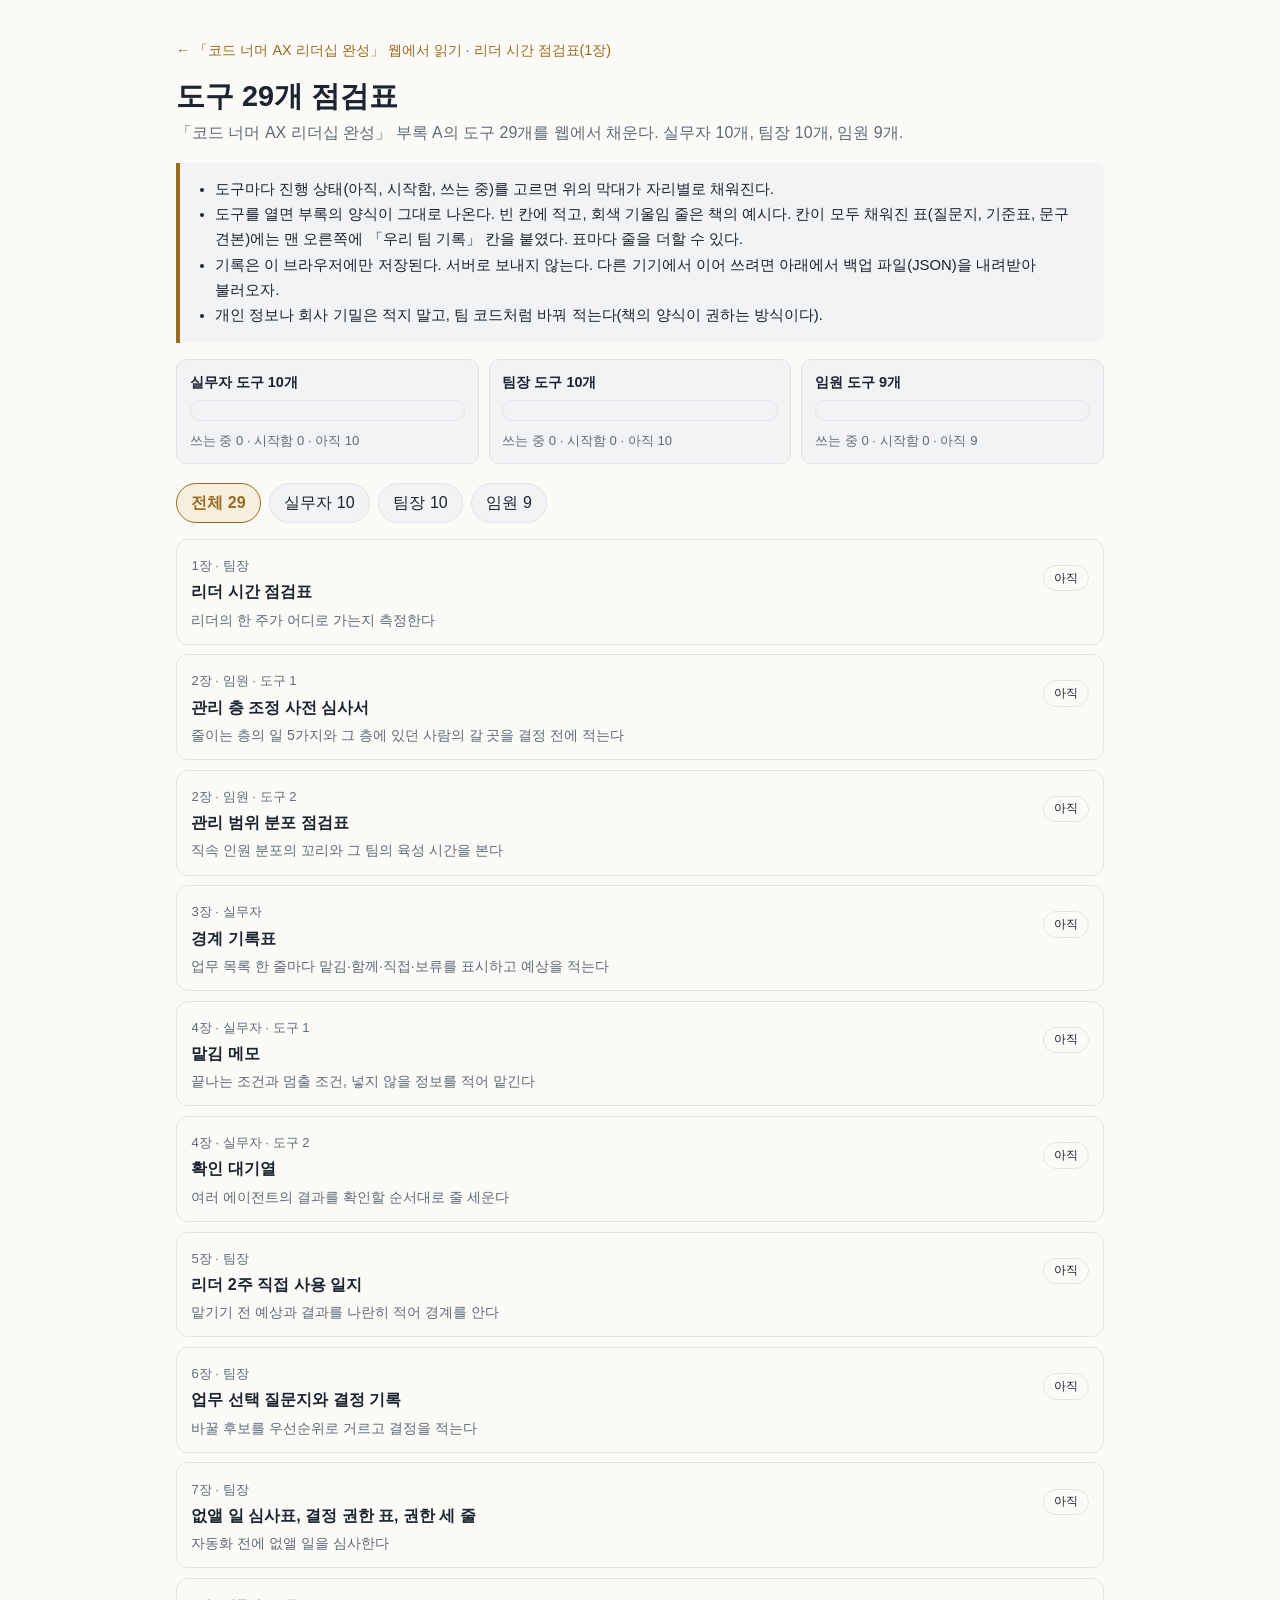
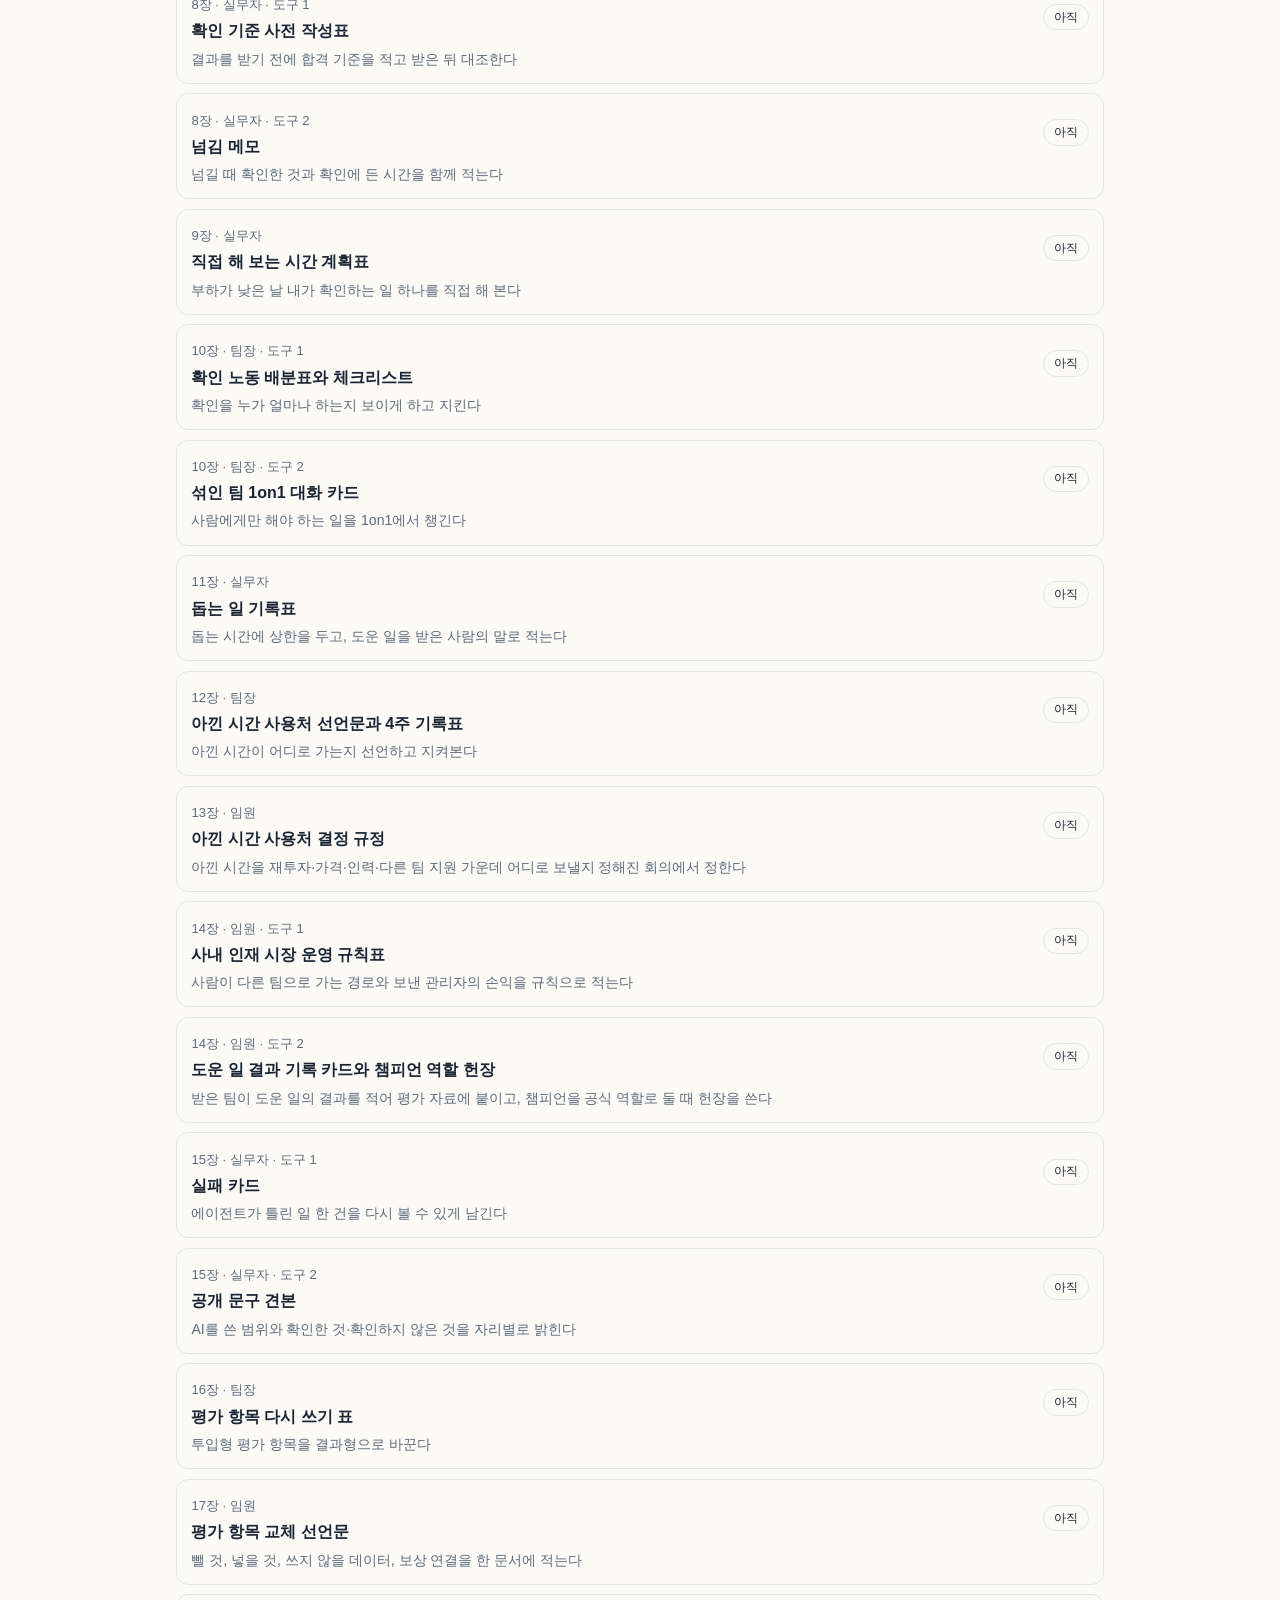
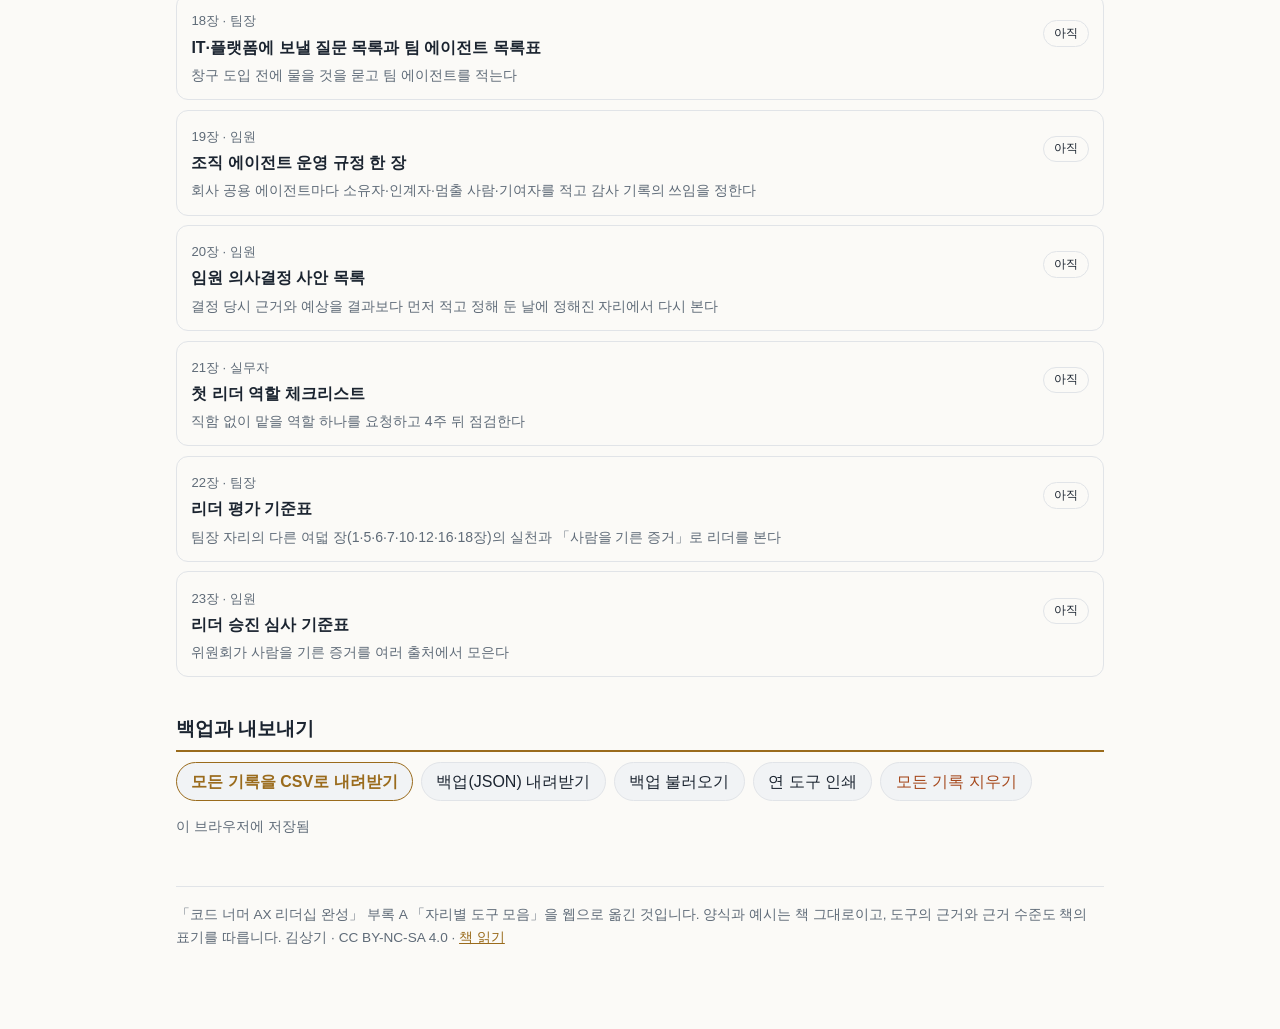
<file: tools/index.html>
<!doctype html>
<html lang="ko">
<head>
<meta charset="utf-8">
<meta name="viewport" content="width=device-width, initial-scale=1">
<title>도구 29개 점검표</title>
<meta name="description" content="「코드 너머 AX 리더십 완성」 부록 A의 도구 29개를 웹에서 채우고 진행을 점검한다. 실무자 10개, 팀장 10개, 임원 9개. 기록은 이 브라우저에만 저장된다.">
<meta property="og:type" content="website">
<meta property="og:title" content="도구 29개 점검표 · 코드 너머 AX 리더십 완성">
<meta property="og:description" content="실무자·팀장·임원의 도구 29개를 웹에서 채우고 진행을 점검한다. 기록은 브라우저에만 저장된다.">
<meta property="og:image" content="https://ksangki.github.io/beyond-code-ax-leadership/cover.png">
<meta name="twitter:card" content="summary_large_image">
<style>
:root{--bg:#fbfaf7;--text:#1b2430;--muted:#5f6b78;--line:#e1e4e8;--accent:#9a6b1c;--panel:#f1f3f5;--field:#ffffff;--ok:#2f6b3a;--mid:#9a6b1c;--soft:#f6efe0}
@media (prefers-color-scheme:dark){:root:not([data-theme="light"]){--bg:#111a24;--text:#e8ecf0;--muted:#9aa6b2;--line:#2c3a4a;--accent:#e3b35a;--panel:#18232f;--field:#0d151e;--ok:#8fd19e;--mid:#e3b35a;--soft:#1f2a36}}
:root[data-theme="dark"]{--bg:#111a24;--text:#e8ecf0;--muted:#9aa6b2;--line:#2c3a4a;--accent:#e3b35a;--panel:#18232f;--field:#0d151e;--ok:#8fd19e;--mid:#e3b35a;--soft:#1f2a36}
*{box-sizing:border-box}
html{-webkit-text-size-adjust:100%}
body{background:var(--bg);color:var(--text);margin:0 auto;max-width:960px;padding:24px 16px 80px;font-family:'Pretendard','Apple SD Gothic Neo','Noto Sans KR',sans-serif;font-size:16px;line-height:1.7;word-break:keep-all;overflow-wrap:anywhere}
a{color:var(--accent)}
.top{font-size:.9rem;color:var(--muted)} .top a{text-decoration:none}
h1{font-size:1.8rem;margin:.6rem 0 .2rem;line-height:1.35}
h2{font-size:1.2rem;margin:2.2rem 0 .6rem;padding-bottom:.3rem;border-bottom:2px solid var(--accent)}
.lead{color:var(--muted);margin:.2rem 0 1rem}
.note{background:var(--panel);border-left:4px solid var(--accent);padding:.7rem 1rem;border-radius:0 8px 8px 0;font-size:.93rem;margin:1rem 0}
.note ul{margin:.2rem 0;padding-left:1.2rem}
input,select,textarea,button{font:inherit;color:var(--text)}
select,textarea,input[type=text],input[type=date]{background:var(--field);border:1px solid var(--line);border-radius:8px;padding:.3rem .55rem}
button{background:var(--panel);border:1px solid var(--line);border-radius:999px;padding:.32rem .9rem;cursor:pointer}
button.pri{border-color:var(--accent);color:var(--accent);font-weight:700}
button.danger{color:#a5481c}
button:focus-visible,input:focus-visible,select:focus-visible,textarea:focus-visible,summary:focus-visible{outline:2px solid var(--accent);outline-offset:2px}
.tabs{display:flex;flex-wrap:wrap;gap:8px;margin:1rem 0}
.tabs button[aria-pressed=true]{border-color:var(--accent);color:var(--accent);font-weight:700;background:var(--soft)}
.prog{display:grid;grid-template-columns:repeat(3,1fr);gap:10px;margin:.6rem 0 1.2rem}
.prog div{border:1px solid var(--line);border-radius:10px;padding:.6rem .8rem;background:var(--panel)}
.prog b{display:block;font-size:.9rem} .prog span{font-size:.82rem;color:var(--muted)}
.track{height:8px;background:var(--bg);border:1px solid var(--line);border-radius:999px;overflow:hidden;margin:.35rem 0}
.track i{display:block;height:100%;background:var(--accent)}
details.tool{border:1px solid var(--line);border-radius:12px;margin:.6rem 0;background:var(--bg)}
details.tool[open]{border-color:var(--accent)}
details.tool>summary{list-style:none;cursor:pointer;padding:.7rem .9rem;display:grid;grid-template-columns:1fr auto;gap:.2rem 12px;align-items:center}
details.tool>summary::-webkit-details-marker{display:none}
.t-name{font-weight:700} .t-meta{font-size:.82rem;color:var(--muted)} .t-use{grid-column:1/-1;font-size:.88rem;color:var(--muted)}
.badge{font-size:.78rem;border-radius:999px;padding:.1rem .6rem;border:1px solid var(--line);white-space:nowrap}
.badge.s1{border-color:var(--mid);color:var(--mid)} .badge.s2{border-color:var(--ok);color:var(--ok);font-weight:700}
.body{padding:0 .9rem .9rem}
.bar{display:flex;flex-wrap:wrap;gap:10px;align-items:center;margin:.4rem 0 .8rem;font-size:.9rem}
.tbl{overflow-x:auto;border:1px solid var(--line);border-radius:10px;margin:.4rem 0 .3rem}
table{border-collapse:collapse;width:100%;font-size:.88rem;line-height:1.5}
th,td{border-bottom:1px solid var(--line);padding:.4rem .45rem;text-align:left;vertical-align:top}
th{background:var(--panel);font-weight:700;min-width:7em}
tr:last-child td{border-bottom:0}
td.fix{color:var(--text);min-width:8em} tr.ex td{color:var(--muted);font-style:italic;background:var(--soft)}
td textarea{width:100%;min-width:8em;min-height:2.3em;resize:vertical;font-size:.88rem;padding:.25rem .4rem}
.cap{font-size:.85rem;color:var(--accent);font-weight:700;margin-top:1rem}
.src{font-size:.8rem;color:var(--muted);margin:.6rem 0}
ul.ck{list-style:none;padding:0;margin:.4rem 0;display:grid;gap:6px}
ul.ck label{display:flex;gap:8px;align-items:flex-start}
ul.ck input{margin-top:.4rem;flex:none}
.memo{display:grid;grid-template-columns:1fr auto;gap:10px;margin-top:.8rem}
.memo textarea{min-height:3.4em;width:100%}
.ctl{display:flex;flex-wrap:wrap;gap:8px;margin:.6rem 0}
.status{font-size:.85rem;color:var(--muted);min-height:1.3em}
footer{margin-top:3rem;color:var(--muted);font-size:.85rem;border-top:1px solid var(--line);padding-top:1rem}
@media (max-width:620px){.prog{grid-template-columns:1fr} h1{font-size:1.5rem} .memo{grid-template-columns:1fr}}
@media print{
  body{max-width:none;padding:0;font-size:11px;background:#fff;color:#000}
  .noprint,button,.tabs,.top,.prog{display:none!important}
  details.tool:not([open]){display:none} details.tool{border:0} summary{padding:0!important}
  td textarea{border:0;resize:none} .tbl{break-inside:avoid}
}
</style>
</head>
<body>
<p class="top noprint"><a href="../">← 「코드 너머 AX 리더십 완성」 웹에서 읽기</a> · <a href="../check/">리더 시간 점검표(1장)</a></p>
<h1>도구 29개 점검표</h1>
<p class="lead">「코드 너머 AX 리더십 완성」 부록 A의 도구 29개를 웹에서 채운다. 실무자 10개, 팀장 10개, 임원 9개.</p>
<div class="note">
<ul>
<li>도구마다 진행 상태(아직, 시작함, 쓰는 중)를 고르면 위의 막대가 자리별로 채워진다.</li>
<li>도구를 열면 부록의 양식이 그대로 나온다. 빈 칸에 적고, 회색 기울임 줄은 책의 예시다. 칸이 모두 채워진 표(질문지, 기준표, 문구 견본)에는 맨 오른쪽에 「우리 팀 기록」 칸을 붙였다. 표마다 줄을 더할 수 있다.</li>
<li>기록은 이 브라우저에만 저장된다. 서버로 보내지 않는다. 다른 기기에서 이어 쓰려면 아래에서 백업 파일(JSON)을 내려받아 불러오자.</li>
<li>개인 정보나 회사 기밀은 적지 말고, 팀 코드처럼 바꿔 적는다(책의 양식이 권하는 방식이다).</li>
</ul>
</div>

<div class="prog" id="prog" aria-live="polite"></div>
<div class="tabs noprint" role="group" aria-label="자리별 보기">
<button type="button" data-r="" aria-pressed="true">전체 29</button>
<button type="button" data-r="실무자" aria-pressed="false">실무자 10</button>
<button type="button" data-r="팀장" aria-pressed="false">팀장 10</button>
<button type="button" data-r="임원" aria-pressed="false">임원 9</button>
</div>

<div id="list"></div>

<h2 class="noprint">백업과 내보내기</h2>
<div class="ctl noprint">
<button type="button" class="pri" id="csv">모든 기록을 CSV로 내려받기</button>
<button type="button" id="bak">백업(JSON) 내려받기</button>
<label><button type="button" id="loadbtn">백업 불러오기</button><input type="file" id="load" accept="application/json" hidden></label>
<button type="button" onclick="window.print()">연 도구 인쇄</button>
<button type="button" class="danger" id="wipe">모든 기록 지우기</button>
</div>
<p class="status noprint" id="status"></p>

<footer>
「코드 너머 AX 리더십 완성」 부록 A 「자리별 도구 모음」을 웹으로 옮긴 것입니다. 양식과 예시는 책 그대로이고, 도구의 근거와 근거 수준도 책의 표기를 따릅니다. 김상기 · CC BY-NC-SA 4.0 · <a href="../">책 읽기</a>
</footer>

<script src="tools.js"></script>
<script>
(function(){
const KEY='axlc-tools-v1', T=window.TOOLS||[], CH=window.CHAPTERS||{};
const ST=['아직','시작함','쓰는 중'];
let store={status:{},data:{}}, saveOk=true, filter='';
try{const raw=localStorage.getItem(KEY); if(raw) store=Object.assign(store,JSON.parse(raw));}catch(e){saveOk=false}
function save(){try{localStorage.setItem(KEY,JSON.stringify(store));saveOk=true}catch(e){saveOk=false} status()}
function status(msg){document.getElementById('status').textContent=msg||(saveOk?'이 브라우저에 저장됨':'이 브라우저에서는 저장할 수 없다(사생활 보호 창 등). 닫기 전에 백업을 내려받자.')}
const esc=s=>String(s).replace(/[&<>"]/g,c=>({'&':'&amp;','<':'&lt;','>':'&gt;','"':'&quot;'}[c]));
const isEx=r=>/^\s*(<[^>]+>)?\s*예[:：]/.test(r[0]||'');
function D(id){return store.data[id]||(store.data[id]={tables:{},checks:{},memo:'',next:''})}
function prog(){
  const el=document.getElementById('prog'); el.innerHTML='';
  for(const r of ['실무자','팀장','임원']){
    const ts=T.filter(t=>t.role===r), n=ts.length, s1=ts.filter(t=>(store.status[t.id]|0)===1).length, s2=ts.filter(t=>(store.status[t.id]|0)===2).length;
    const d=document.createElement('div');
    d.innerHTML=`<b>${r} 도구 ${n}개</b><div class="track" aria-hidden="true"><i style="width:${n?Math.round((s1*.5+s2)/n*100):0}%"></i></div><span>쓰는 중 ${s2} · 시작함 ${s1} · 아직 ${n-s1-s2}</span>`;
    el.appendChild(d);
  }
}
function cellHTML(t,bi,ri,ci,val,fixed){
  if(fixed) return `<td class="fix">${val}</td>`;
  return `<td><textarea data-t="${t.id}" data-b="${bi}" data-r="${ri}" data-c="${ci}" aria-label="칸">${esc(val||'')}</textarea></td>`;
}
// 칸이 모두 채워진 표(질문지·기준표·문구 견본)에는 적을 칸 하나를 덧붙인다
const OWN='우리 팀 기록';
function colsOf(b){const open=b.rows.some(r=>!isEx(r)&&(r.every(c=>!c)||b.cols.some((_,ci)=>(r[ci]||'')==='')));return open?b.cols:[...b.cols,OWN]}
function tableHTML(t,b,bi){
  const d=D(t.id), saved=d.tables[bi]||(d.tables[bi]={rows:{},extra:0});
  const cols=colsOf(b), own=cols.length>b.cols.length;
  let h=(b.cap?`<p class="cap">${esc(b.cap)}</p>`:'')+'<div class="tbl"><table><thead><tr>'+cols.map(c=>`<th>${c}</th>`).join('')+'</tr></thead><tbody>';
  let ri=0;
  for(const r of b.rows){
    if(isEx(r)){h+='<tr class="ex">'+cols.map((_,ci)=>`<td>${r[ci]||''}</td>`).join('')+'</tr>';continue}
    const allBlank=r.every(c=>!c);
    h+='<tr>'+cols.map((_,ci)=>{const v=r[ci]||''; const fixed=ci<b.cols.length&&!allBlank&&v!==''; return cellHTML(t,bi,'r'+ri,ci,fixed?v:((saved.rows['r'+ri]||{})[ci]||''),fixed)}).join('')+'</tr>'; ri++;
  }
  for(let k=0;k<(saved.extra||0);k++){h+='<tr>'+cols.map((_,ci)=>cellHTML(t,bi,'x'+k,ci,(saved.rows['x'+k]||{})[ci]||'',false)).join('')+'</tr>'}
  h+=`</tbody></table></div><button type="button" class="noprint" data-add="${t.id}|${bi}">줄 더하기</button>`;
  return h;
}
function toolHTML(t){
  const d=D(t.id); let h='';
  const c=CH[t.ch];
  h+=`<div class="bar"><label>진행 <select data-st="${t.id}">${ST.map((s,i)=>`<option value="${i}"${(store.status[t.id]|0)===i?' selected':''}>${s}</option>`).join('')}</select></label>`+(c?`<a href="${c.href}">${t.ch}장 「${esc(c.title)}」 읽기</a>`:'')+(t.ch===1?' · <a href="../check/">합계와 비율을 계산해 주는 웹 점검표</a>':'')+'</div>';
  t.blocks.forEach((b,bi)=>{
    if(b.t==='p') h+=`<p>${b.h}</p>`;
    else if(b.t==='src') h+=`<p class="src">${b.h}</p>`;
    else if(b.t==='list') h+='<ul class="ck">'+b.items.map((it,ii)=>`<li><label><input type="checkbox" data-ck="${t.id}|${bi}|${ii}"${d.checks[bi+'|'+ii]?' checked':''}><span>${it}</span></label></li>`).join('')+'</ul>';
    else if(b.t==='table') h+=tableHTML(t,b,bi);
  });
  h+=`<div class="memo"><label>메모<br><textarea data-memo="${t.id}" aria-label="메모">${esc(d.memo||'')}</textarea></label><label>다시 볼 날<br><input type="date" data-next="${t.id}" value="${esc(d.next||'')}"></label></div>`;
  return h;
}
function list(){
  const el=document.getElementById('list'), open=[...el.querySelectorAll('details[open]')].map(x=>x.id);
  el.innerHTML='';
  for(const t of T){
    if(filter&&t.role!==filter) continue;
    const s=store.status[t.id]|0, det=document.createElement('details'); det.className='tool'; det.id='t-'+t.id;
    det.innerHTML=`<summary><span><span class="t-meta">${t.ch}장 · ${esc(t.role)}${t.k?' · 도구 '+t.k:''}</span><br><span class="t-name">${esc(t.name)}</span></span><span class="badge s${s}">${ST[s]}</span><span class="t-use">${esc(t.use)}</span></summary><div class="body"></div>`;
    det.addEventListener('toggle',()=>{if(det.open&&!det.dataset.r){det.querySelector('.body').innerHTML=toolHTML(t);det.dataset.r=1}});
    el.appendChild(det);
    if(open.includes(det.id)) det.open=true;
  }
  if(location.hash){const x=document.getElementById(location.hash.slice(1)); if(x){x.open=true;setTimeout(()=>x.scrollIntoView(),0)}}
}
document.addEventListener('input',e=>{
  const a=e.target;
  if(a.dataset.t){const d=D(a.dataset.t),tb=d.tables[a.dataset.b]||(d.tables[a.dataset.b]={rows:{},extra:0}); (tb.rows[a.dataset.r]||(tb.rows[a.dataset.r]={}))[a.dataset.c]=a.value; save()}
  else if(a.dataset.memo){D(a.dataset.memo).memo=a.value; save()}
  else if(a.dataset.next){D(a.dataset.next).next=a.value; save()}
});
document.addEventListener('change',e=>{
  const a=e.target;
  if(a.dataset.st){store.status[a.dataset.st]=+a.value; save(); prog(); const b=a.closest('details').querySelector('.badge'); b.className='badge s'+a.value; b.textContent=ST[+a.value]}
  else if(a.dataset.ck){const [id,bi,ii]=a.dataset.ck.split('|'); D(id).checks[bi+'|'+ii]=a.checked; save()}
});
document.addEventListener('click',e=>{
  const a=e.target.closest('button'); if(!a) return;
  if(a.dataset.add){const [id,bi]=a.dataset.add.split('|'); const d=D(id),tb=d.tables[bi]||(d.tables[bi]={rows:{},extra:0}); tb.extra=(tb.extra||0)+1; save(); const det=document.getElementById('t-'+id); det.querySelector('.body').innerHTML=toolHTML(T.find(t=>t.id===id))}
  if(a.dataset.r!==undefined&&a.closest('.tabs')){filter=a.dataset.r; document.querySelectorAll('.tabs button').forEach(b=>b.setAttribute('aria-pressed',b===a?'true':'false')); list()}
});
function dl(name,text,type){const u=URL.createObjectURL(new Blob([text],{type})),x=document.createElement('a');x.href=u;x.download=name;document.body.appendChild(x);x.click();x.remove();setTimeout(()=>URL.revokeObjectURL(u),1000)}
const strip=s=>String(s||'').replace(/<[^>]+>/g,'');
document.getElementById('csv').onclick=()=>{
  const q=v=>'"'+strip(v).replace(/"/g,'""')+'"', out=[['장','자리','도구','진행','표','줄','칸','내용'].map(q).join(',')];
  for(const t of T){const d=store.data[t.id]; out.push([t.ch,t.role,t.name,ST[store.status[t.id]|0],'','','진행',''].map(q).join(','));
    if(!d) continue;
    t.blocks.forEach((b,bi)=>{if(b.t!=='table')return; const tb=d.tables[bi]; if(!tb)return;
      for(const [rk,row] of Object.entries(tb.rows)) for(const [ci,v] of Object.entries(row)) if(v) out.push([t.ch,t.role,t.name,'',b.cap,rk,colsOf(b)[ci],v].map(q).join(','))});
    if(d.memo) out.push([t.ch,t.role,t.name,'','','','메모',d.memo].map(q).join(','));
    if(d.next) out.push([t.ch,t.role,t.name,'','','','다시 볼 날',d.next].map(q).join(','));}
  dl('도구-29개-점검표.csv','﻿'+out.join('\n'),'text/csv');
};
document.getElementById('bak').onclick=()=>dl('도구-29개-점검표-백업.json',JSON.stringify(store,null,1),'application/json');
document.getElementById('loadbtn').onclick=()=>document.getElementById('load').click();
document.getElementById('load').onchange=e=>{const f=e.target.files[0]; if(!f)return; f.text().then(x=>{try{const v=JSON.parse(x); if(!v.status||!v.data) throw 0; store=v; save(); prog(); list(); status('백업을 불러왔다')}catch(_){status('백업 파일을 읽지 못했다')}})};
document.getElementById('wipe').onclick=()=>{if(confirm('이 브라우저에 저장된 도구 29개의 기록과 진행 상태를 모두 지울까요?')){store={status:{},data:{}}; save(); prog(); list()}};
prog(); list(); status();
})();
</script>
</body>
</html>
</file>
<file: reviews/style.css>
:root{--bg:#fbf8f1;--ink:#1a2240;--muted:#5c6582;--line:#d9d3c4;--accent:#a87814;--card:#fff}
@media (prefers-color-scheme:dark){:root{--bg:#0c1433;--ink:#f1ede2;--muted:#a9b1cc;--line:#2a3766;--accent:#e8b84c;--card:#141e45}}
body{background:var(--bg);color:var(--ink);font-family:Pretendard,"Apple SD Gothic Neo","Noto Sans KR",sans-serif;line-height:1.8;margin:0;padding:0 16px;word-break:keep-all}
main,header,nav,body>*{max-width:46rem;margin-left:auto;margin-right:auto}
h1{font-size:1.9rem;line-height:1.35;margin:2.4rem 0 1rem}
h2{font-size:1.4rem;margin:2.6rem 0 .8rem;padding-top:1rem;border-top:2px solid var(--accent)}
h3{font-size:1.12rem;margin:1.8rem 0 .5rem;color:var(--accent)}
h4{font-size:1rem;margin:1.4rem 0 .4rem}
a{color:var(--accent)} blockquote{border-left:3px solid var(--accent);margin:1rem 0;padding:.2rem 1rem;color:var(--muted)}
table{border-collapse:collapse;width:100%;font-size:.86rem;display:block;overflow-x:auto}
th,td{border:1px solid var(--line);padding:.45rem .55rem;vertical-align:top}
th{background:var(--card)} header#title-block-header{display:none}
p,li,td,th,a,blockquote{overflow-wrap:anywhere}
table{max-width:100%}
</file>
